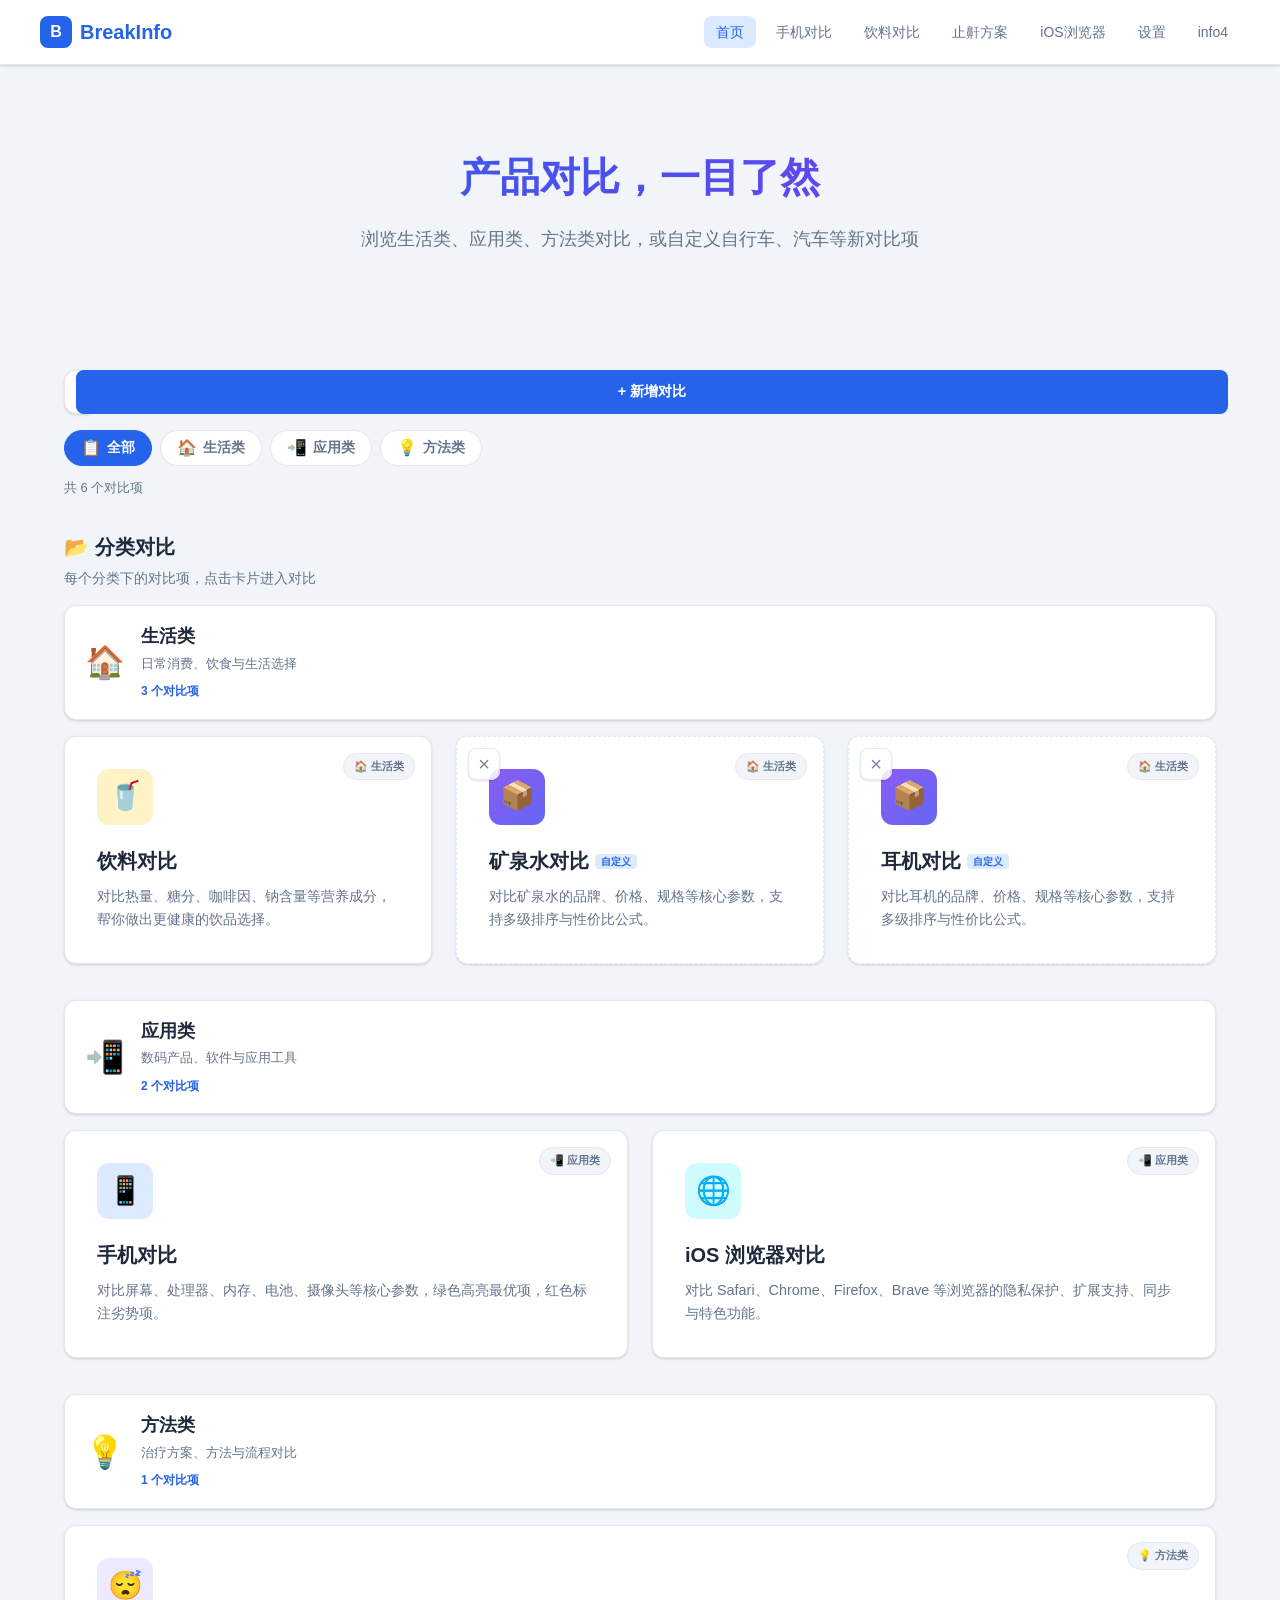
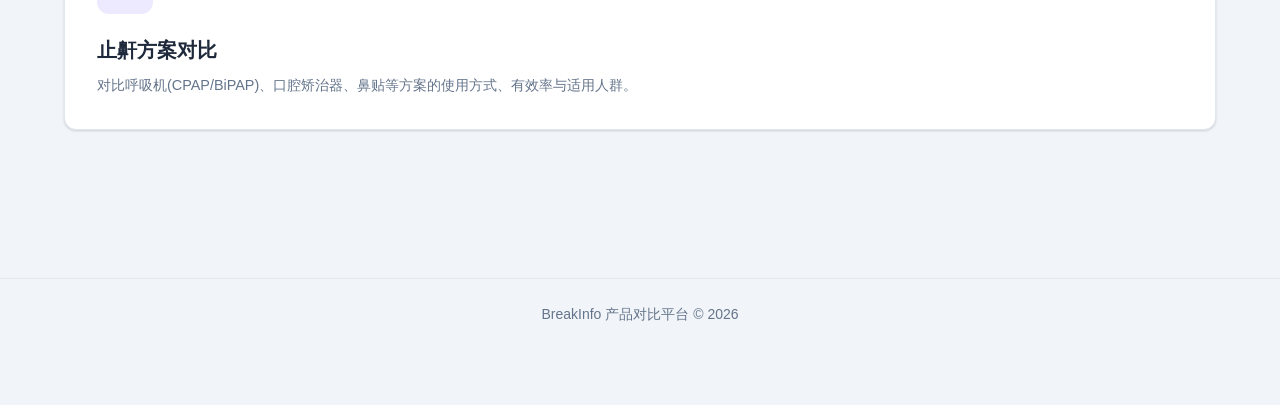
<file: index.html>
<!DOCTYPE html>
<html lang="zh-CN">
<head>
    <meta charset="UTF-8">
    <meta name="viewport" content="width=device-width, initial-scale=1.0, viewport-fit=cover">
    <meta name="theme-color" content="#2563eb">
    <meta name="apple-mobile-web-app-capable" content="yes">
    <meta name="apple-mobile-web-app-status-bar-style" content="default">
    <title>BreakInfo - 产品对比平台</title>
    <link rel="stylesheet" href="css/style.css">
</head>
<body class="has-mobile-nav">
    <nav class="navbar">
        <div class="navbar-inner">
            <a href="index.html" class="logo">
                <span class="logo-icon">B</span>
                BreakInfo
            </a>
            <ul class="nav-links">
                <li><a href="index.html" class="active">首页</a></li>
                <li><a href="phones.html">手机对比</a></li>
                <li><a href="beverages.html">饮料对比</a></li>
                <li><a href="snoring.html">止鼾方案</a></li>
                <li><a href="browsers.html">iOS浏览器</a></li>
                <li><a href="settings.html">设置</a></li>
                <li><a href="info4.html">info4</a></li>
            </ul>
        </div>
    </nav>

    <div class="container">
        <section class="hero">
            <h1>产品对比，一目了然</h1>
            <p>浏览生活类、应用类、方法类对比，或自定义自行车、汽车等新对比项</p>
        </section>

        <section class="catalog-toolbar">
            <div class="catalog-toolbar-row">
                <div class="catalog-search">
                    <input type="text" id="moduleSearch" placeholder="搜索类目或对比项，如：生活类、饮料、自行车、汽车..." autocomplete="off">
                </div>
                <button type="button" class="btn btn-primary btn-add-module" id="addModuleBtn">+ 新增对比</button>
            </div>
            <div class="category-filters" id="categoryFilters"></div>
            <p class="catalog-summary" id="resultSummary"></p>
        </section>

        <section class="home-section" id="allModulesSection">
            <div class="home-section-header">
                <h2 id="allModulesTitle">📂 分类对比</h2>
                <p id="allModulesDesc">每个分类下的对比项</p>
            </div>
            <div id="moduleContainer"></div>
        </section>
    </div>

    <footer class="footer">
        <p>BreakInfo 产品对比平台 &copy; 2026</p>
    </footer>

    <nav class="mobile-nav">
        <div class="mobile-nav-inner">
            <a href="index.html" class="active">
                <span class="mobile-nav-icon">🏠</span>
                首页
            </a>
            <a href="phones.html">
                <span class="mobile-nav-icon">📱</span>
                手机
            </a>
            <a href="beverages.html">
                <span class="mobile-nav-icon">🥤</span>
                饮料
            </a>
            <a href="snoring.html">
                <span class="mobile-nav-icon">😴</span>
                止鼾
            </a>
            <a href="browsers.html">
                <span class="mobile-nav-icon">🌐</span>
                浏览器
            </a>
            <a href="settings.html">
                <span class="mobile-nav-icon">⚙️</span>
                设置
            </a>
        </div>
    </nav>

    <div class="modal-overlay" id="addModuleModal" aria-hidden="true">
        <div class="modal-dialog" role="dialog" aria-labelledby="modalTitle">
            <div class="modal-header">
                <h2 id="modalTitle">新增对比项</h2>
                <button type="button" class="modal-close" id="closeModalBtn" aria-label="关闭">×</button>
            </div>
            <div class="modal-body">
                <label class="form-label" for="moduleNameInput">对比名称</label>
                <input type="text" id="moduleNameInput" class="form-input"
                    placeholder="例如：自行车、汽车、公路车变速器..." autocomplete="off">
                <p class="form-hint">输入名称后将自动识别类型并生成示例数据</p>

                <label class="form-label" for="moduleCategorySelect">所属大类</label>
                <select id="moduleCategorySelect" class="form-input">
                    <option value="life">🏠 生活类</option>
                    <option value="app">📲 应用类</option>
                    <option value="method">💡 方法类</option>
                </select>

                <div class="module-preview" id="modulePreview">
                    <p class="preview-placeholder">输入名称后将自动推断字段与示例数据</p>
                </div>
            </div>
            <div class="modal-footer">
                <button type="button" class="btn btn-outline" id="cancelModuleBtn">取消</button>
                <button type="button" class="btn btn-primary" id="createModuleBtn" disabled>创建并打开</button>
            </div>
        </div>
    </div>

    <script src="js/categories.js"></script>
    <script src="js/json-store.js"></script>
    <script src="js/info4-store.js"></script>
    <script src="js/custom-modules.js"></script>
    <script src="js/home.js"></script>
</body>
</html>
</file>
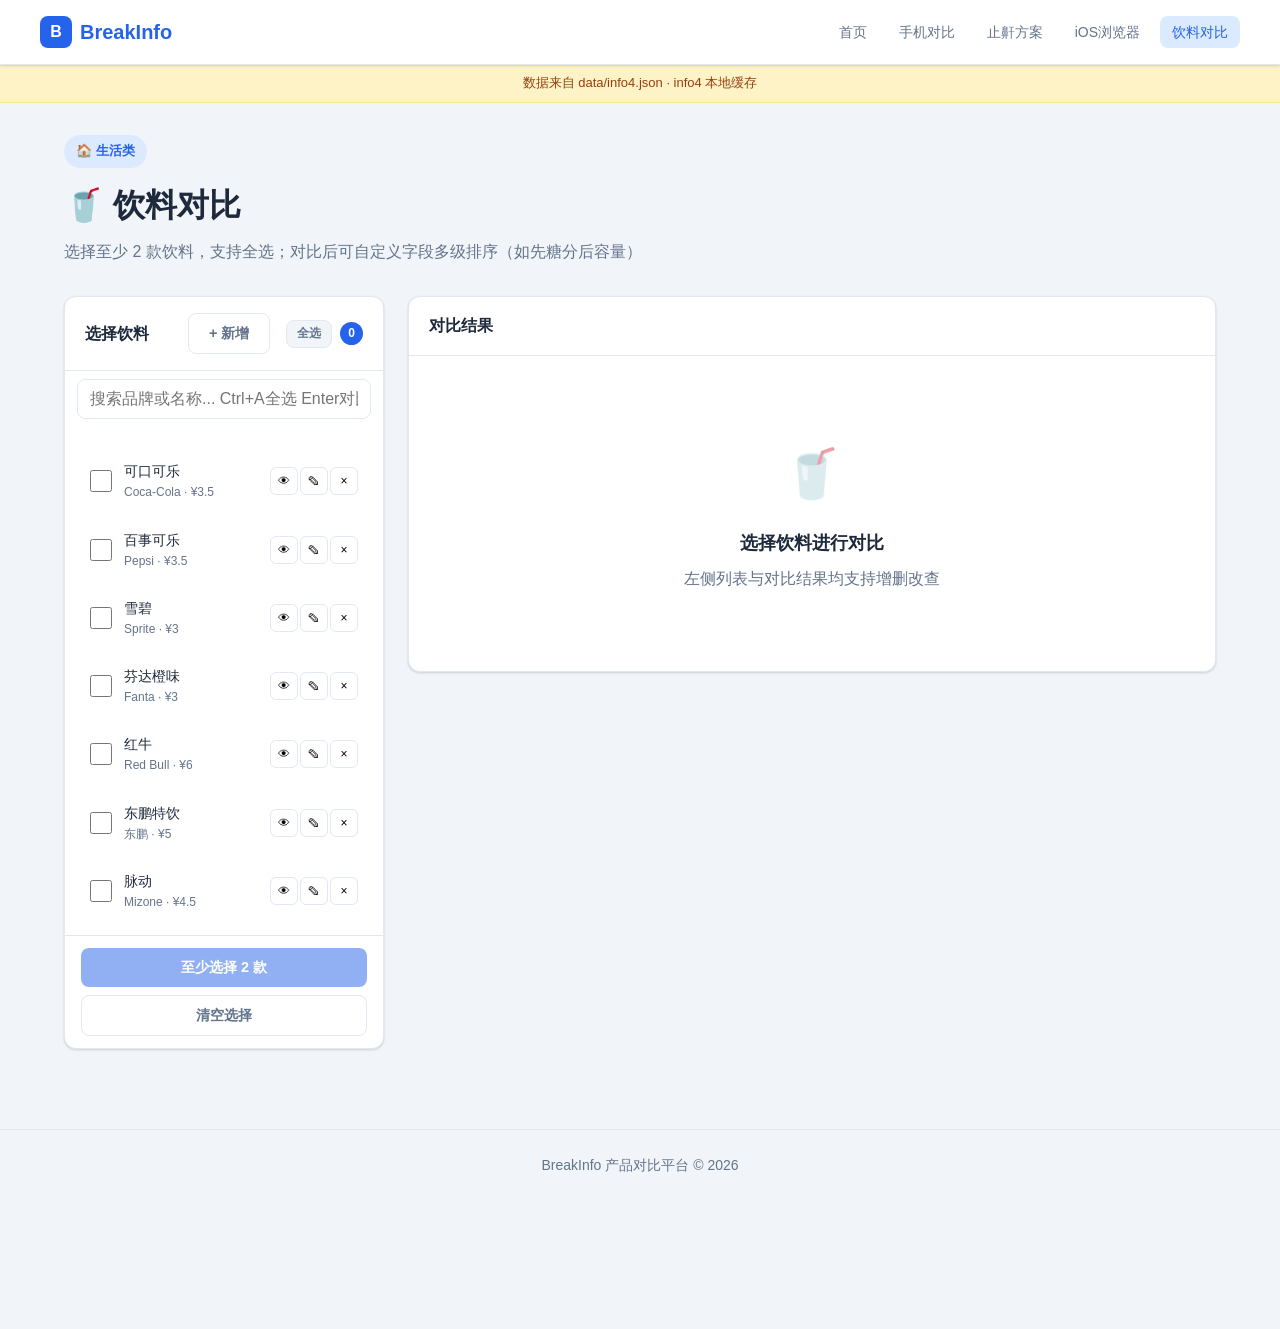
<file: beverages.html>
<!DOCTYPE html>
<html lang="zh-CN">
<head>
    <meta charset="UTF-8">
    <meta name="viewport" content="width=device-width, initial-scale=1.0, viewport-fit=cover">
    <meta name="theme-color" content="#2563eb">
    <meta name="apple-mobile-web-app-capable" content="yes">
    <meta name="apple-mobile-web-app-status-bar-style" content="default">
    <title>饮料对比 - BreakInfo</title>
    <link rel="stylesheet" href="css/style.css">
</head>
<body class="has-mobile-nav has-mobile-bar">
    <nav class="navbar">
        <div class="navbar-inner">
            <a href="index.html" class="logo">
                <span class="logo-icon">B</span>
                BreakInfo
            </a>
            <ul class="nav-links">
                <li><a href="index.html">首页</a></li>
                <li><a href="phones.html">手机对比</a></li>
                <li><a href="snoring.html">止鼾方案</a></li>
                <li><a href="browsers.html">iOS浏览器</a></li>
                <li><a href="beverages.html" class="active">饮料对比</a></li>
            </ul>
        </div>
    </nav>

    <div class="mock-banner">数据来自 data/info4.json · info4 本地缓存</div>

    <div class="container">
        <div class="page-header">
            <a href="index.html?cat=life" class="page-category-badge">🏠 生活类</a>
            <h1>🥤 饮料对比</h1>
            <p>选择至少 2 款饮料，支持全选；对比后可自定义字段多级排序（如先糖分后容量）</p>
        </div>

        <div class="mobile-tabs">
            <button type="button" class="mobile-tab active" data-tab="select">选择饮料</button>
            <button type="button" class="mobile-tab" data-tab="compare">对比结果</button>
        </div>

        <div class="compare-layout">
            <aside class="select-panel">
                <div class="select-panel-header">
                    <span>选择饮料</span>
                    <div class="select-panel-actions">
                        <button type="button" class="btn-select-all" id="selectAllBtn" title="Ctrl+A 全选">全选</button>
                        <span class="selected-count" id="selectedCount">0</span>
                    </div>
                </div>
                <div class="search-box">
                    <input type="text" id="searchInput" placeholder="搜索品牌或名称... Ctrl+A全选 Enter对比" autocomplete="off">
                </div>
                <div class="select-panel-body">
                    <ul class="item-list" id="itemList"></ul>
                </div>
                <div class="select-panel-footer">
                    <button type="button" class="btn btn-primary" id="compareBtn" disabled>至少选择 2 款</button>
                    <button type="button" class="btn btn-outline" id="clearBtn" style="margin-top: 8px; width: 100%;">清空选择</button>
                </div>
            </aside>

            <main class="compare-panel">
                <div class="compare-panel-header">
                    <h2 id="compareTitle">对比结果</h2>
                </div>
                <div class="compare-panel-body" id="compareBody">
                    <div class="loading"><div class="spinner"></div>加载中...</div>
                </div>
            </main>
        </div>
    </div>

    <footer class="footer">
        <p>BreakInfo 产品对比平台 &copy; 2026</p>
    </footer>

    <div class="mobile-action-bar">
        <div class="mobile-action-info">已选 <strong id="mobileSelectedCount">0</strong> 款</div>
        <button type="button" class="btn btn-primary" id="mobileCompareBtn" disabled>至少选 2 款</button>
        <button type="button" class="btn btn-outline" id="mobileClearBtn">清空</button>
    </div>

    <nav class="mobile-nav">
        <div class="mobile-nav-inner">
            <a href="index.html">
                <span class="mobile-nav-icon">🏠</span>
                首页
            </a>
            <a href="phones.html">
                <span class="mobile-nav-icon">📱</span>
                手机
            </a>
            <a href="snoring.html">
                <span class="mobile-nav-icon">😴</span>
                止鼾
            </a>
            <a href="browsers.html">
                <span class="mobile-nav-icon">🌐</span>
                浏览器
            </a>
            <a href="beverages.html" class="active">
                <span class="mobile-nav-icon">🥤</span>
                饮料
            </a>
        </div>
    </nav>

    <script src="js/json-store.js"></script>
    <script src="js/info4-store.js"></script>
    <script src="js/data-loader.js"></script>
    <script src="js/compare-utils.js"></script>
    <script src="js/compare-item-crud.js"></script>
    <script src="js/compare-builtin-boot.js"></script>
    <script src="js/beverages.js"></script>
</body>
</html>
</file>
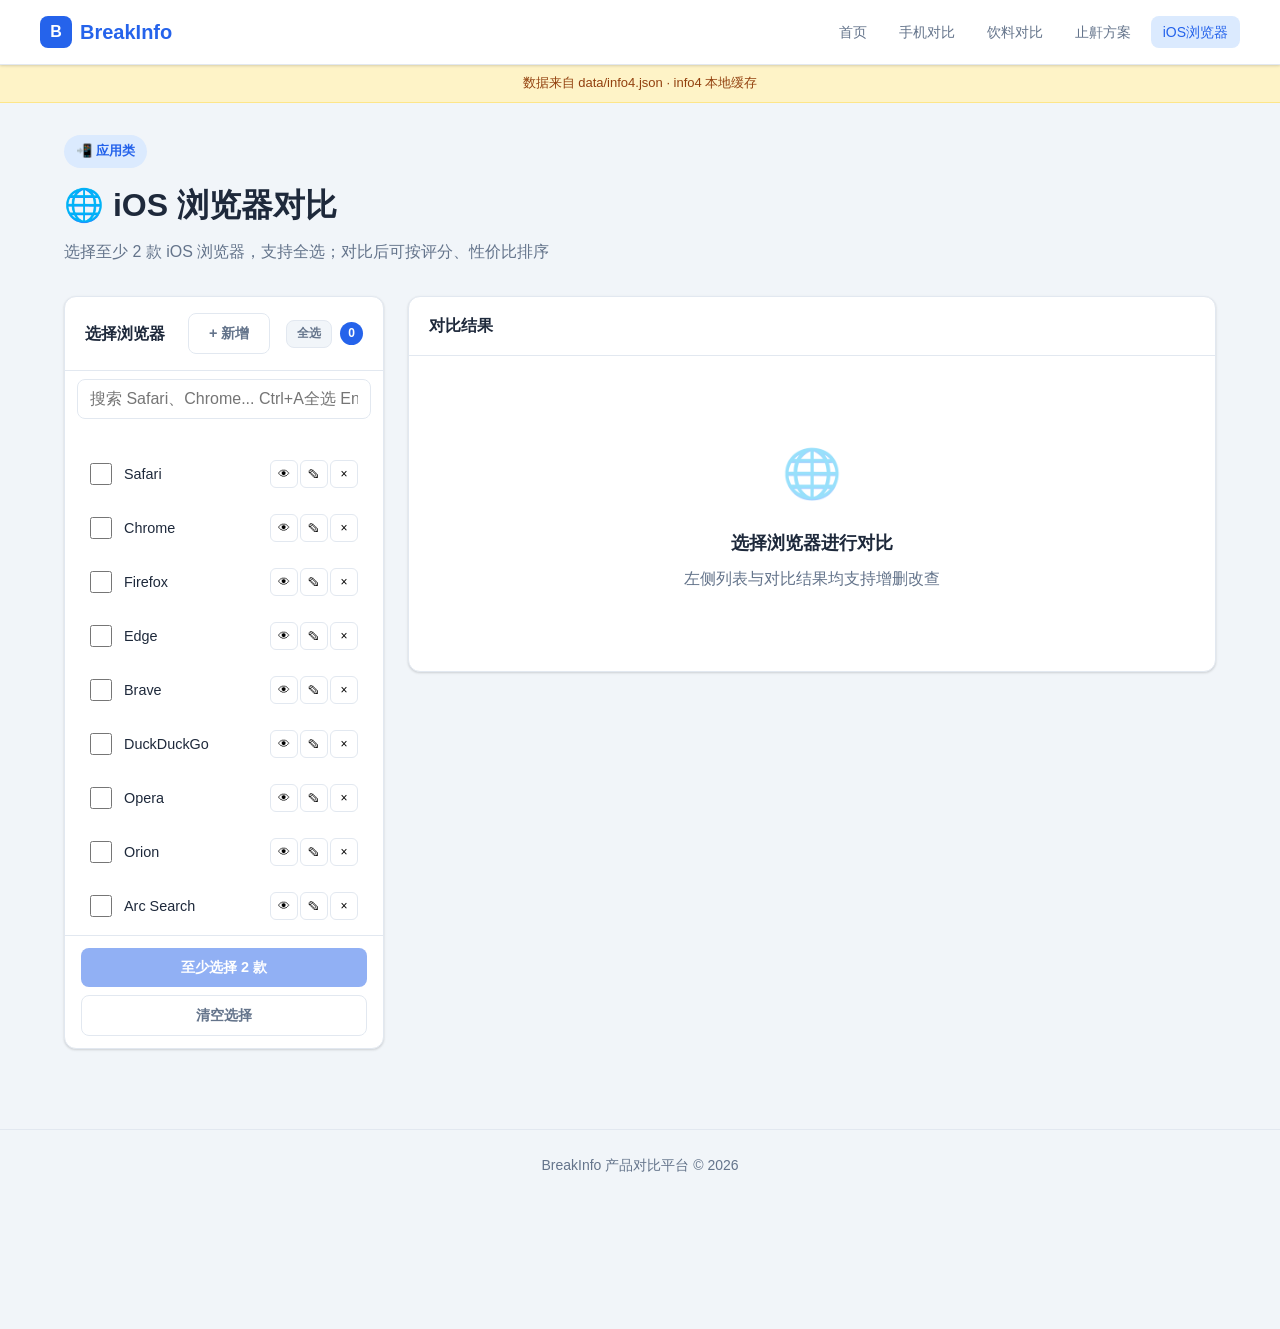
<file: browsers.html>
<!DOCTYPE html>
<html lang="zh-CN">
<head>
    <meta charset="UTF-8">
    <meta name="viewport" content="width=device-width, initial-scale=1.0, viewport-fit=cover">
    <meta name="theme-color" content="#2563eb">
    <meta name="apple-mobile-web-app-capable" content="yes">
    <meta name="apple-mobile-web-app-status-bar-style" content="default">
    <title>iOS 浏览器对比 - BreakInfo</title>
    <link rel="stylesheet" href="css/style.css">
</head>
<body class="has-mobile-nav has-mobile-bar">
    <nav class="navbar">
        <div class="navbar-inner">
            <a href="index.html" class="logo">
                <span class="logo-icon">B</span>
                BreakInfo
            </a>
            <ul class="nav-links">
                <li><a href="index.html">首页</a></li>
                <li><a href="phones.html">手机对比</a></li>
                <li><a href="beverages.html">饮料对比</a></li>
                <li><a href="snoring.html">止鼾方案</a></li>
                <li><a href="browsers.html" class="active">iOS浏览器</a></li>
            </ul>
        </div>
    </nav>

    <div class="mock-banner">数据来自 data/info4.json · info4 本地缓存</div>

    <div class="container">
        <div class="page-header">
            <a href="index.html?cat=app" class="page-category-badge">📲 应用类</a>
            <h1>🌐 iOS 浏览器对比</h1>
            <p>选择至少 2 款 iOS 浏览器，支持全选；对比后可按评分、性价比排序</p>
        </div>

        <div class="mobile-tabs">
            <button type="button" class="mobile-tab active" data-tab="select">选择浏览器</button>
            <button type="button" class="mobile-tab" data-tab="compare">对比结果</button>
        </div>

        <div class="compare-layout">
            <aside class="select-panel">
                <div class="select-panel-header">
                    <span>选择浏览器</span>
                    <div class="select-panel-actions">
                        <button type="button" class="btn-select-all" id="selectAllBtn" title="Ctrl+A 全选">全选</button>
                        <span class="selected-count" id="selectedCount">0</span>
                    </div>
                </div>
                <div class="search-box">
                    <input type="text" id="searchInput" placeholder="搜索 Safari、Chrome... Ctrl+A全选 Enter对比" autocomplete="off">
                </div>
                <div class="select-panel-body">
                    <ul class="item-list" id="itemList"></ul>
                </div>
                <div class="select-panel-footer">
                    <button type="button" class="btn btn-primary" id="compareBtn" disabled>至少选择 2 款</button>
                    <button type="button" class="btn btn-outline" id="clearBtn" style="margin-top: 8px; width: 100%;">清空选择</button>
                </div>
            </aside>

            <main class="compare-panel">
                <div class="compare-panel-header">
                    <h2 id="compareTitle">对比结果</h2>
                </div>
                <div class="compare-panel-body" id="compareBody">
                    <div class="loading"><div class="spinner"></div>加载中...</div>
                </div>
            </main>
        </div>
    </div>

    <footer class="footer">
        <p>BreakInfo 产品对比平台 &copy; 2026</p>
    </footer>

    <div class="mobile-action-bar">
        <div class="mobile-action-info">已选 <strong id="mobileSelectedCount">0</strong> 款</div>
        <button type="button" class="btn btn-primary" id="mobileCompareBtn" disabled>至少选 2 款</button>
        <button type="button" class="btn btn-outline" id="mobileClearBtn">清空</button>
    </div>

    <nav class="mobile-nav">
        <div class="mobile-nav-inner">
            <a href="index.html">
                <span class="mobile-nav-icon">🏠</span>
                首页
            </a>
            <a href="phones.html">
                <span class="mobile-nav-icon">📱</span>
                手机
            </a>
            <a href="beverages.html">
                <span class="mobile-nav-icon">🥤</span>
                饮料
            </a>
            <a href="snoring.html">
                <span class="mobile-nav-icon">😴</span>
                止鼾
            </a>
            <a href="browsers.html" class="active">
                <span class="mobile-nav-icon">🌐</span>
                浏览器
            </a>
        </div>
    </nav>

    <script src="js/json-store.js"></script>
    <script src="js/info4-store.js"></script>
    <script src="js/data-loader.js"></script>
    <script src="js/compare-utils.js"></script>
    <script src="js/compare-item-crud.js"></script>
    <script src="js/compare-builtin-boot.js"></script>
    <script src="js/browsers.js"></script>
</body>
</html>
</file>
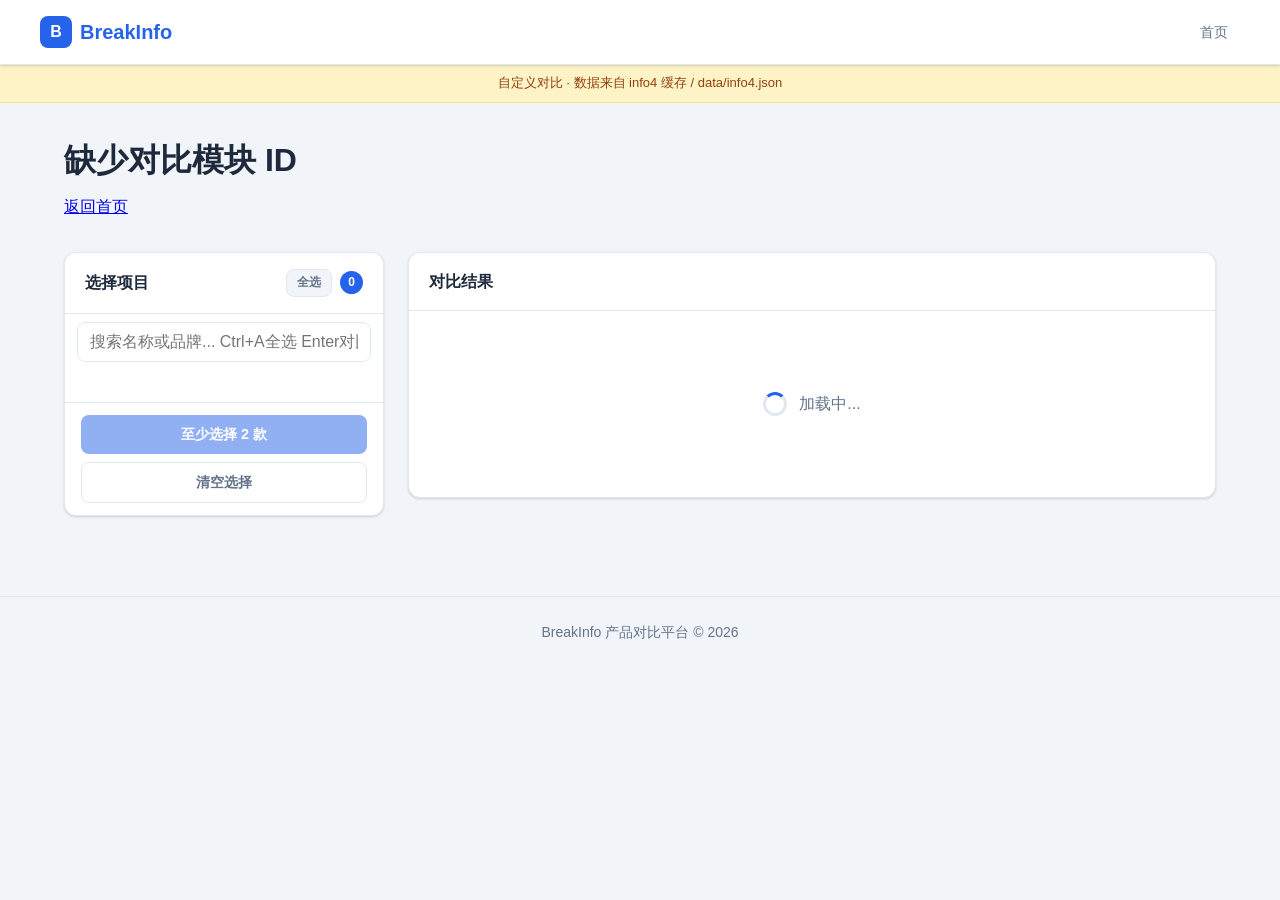
<file: compare.html>
<!DOCTYPE html>
<html lang="zh-CN">
<head>
    <meta charset="UTF-8">
    <meta name="viewport" content="width=device-width, initial-scale=1.0, viewport-fit=cover">
    <meta name="theme-color" content="#2563eb">
    <meta name="apple-mobile-web-app-capable" content="yes">
    <meta name="apple-mobile-web-app-status-bar-style" content="default">
    <title>对比 - BreakInfo</title>
    <link rel="stylesheet" href="css/style.css">
</head>
<body class="has-mobile-nav has-mobile-bar">
    <nav class="navbar">
        <div class="navbar-inner">
            <a href="index.html" class="logo">
                <span class="logo-icon">B</span>
                BreakInfo
            </a>
            <ul class="nav-links">
                <li><a href="index.html">首页</a></li>
            </ul>
        </div>
    </nav>

    <div class="mock-banner">自定义对比 · 数据来自 info4 缓存 / data/info4.json</div>

    <div class="container">
        <div class="page-header" id="pageHeader">
            <div class="loading"><div class="spinner"></div>加载模块...</div>
        </div>

        <div class="mobile-tabs">
            <button type="button" class="mobile-tab active" data-tab="select">选择项目</button>
            <button type="button" class="mobile-tab" data-tab="compare">对比结果</button>
        </div>

        <div class="compare-layout">
            <aside class="select-panel">
                <div class="select-panel-header">
                    <span id="selectPanelTitle">选择项目</span>
                    <div class="select-panel-actions">
                        <button type="button" class="btn-select-all" id="selectAllBtn" title="Ctrl+A 全选">全选</button>
                        <span class="selected-count" id="selectedCount">0</span>
                    </div>
                </div>
                <div class="search-box">
                    <input type="text" id="searchInput" placeholder="搜索名称或品牌... Ctrl+A全选 Enter对比" autocomplete="off">
                </div>
                <div class="select-panel-body">
                    <ul class="item-list" id="itemList"></ul>
                </div>
                <div class="select-panel-footer">
                    <button type="button" class="btn btn-primary" id="compareBtn" disabled>至少选择 2 款</button>
                    <button type="button" class="btn btn-outline" id="clearBtn" style="margin-top: 8px; width: 100%;">清空选择</button>
                </div>
            </aside>

            <main class="compare-panel">
                <div class="compare-panel-header">
                    <h2 id="compareTitle">对比结果</h2>
                </div>
                <div class="compare-panel-body" id="compareBody">
                    <div class="loading"><div class="spinner"></div>加载中...</div>
                </div>
            </main>
        </div>
    </div>

    <footer class="footer">
        <p>BreakInfo 产品对比平台 &copy; 2026</p>
    </footer>

    <div class="mobile-action-bar">
        <div class="mobile-action-info">已选 <strong id="mobileSelectedCount">0</strong> 款</div>
        <button type="button" class="btn btn-primary" id="mobileCompareBtn" disabled>至少选 2 款</button>
        <button type="button" class="btn btn-outline" id="mobileClearBtn">清空</button>
    </div>

    <nav class="mobile-nav">
        <div class="mobile-nav-inner">
            <a href="index.html" class="active">
                <span class="mobile-nav-icon">🏠</span>
                首页
            </a>
        </div>
    </nav>

    <script src="js/categories.js"></script>
    <script src="js/json-store.js"></script>
    <script src="js/info4-store.js"></script>
    <script src="js/data-loader.js"></script>
    <script src="js/custom-modules.js"></script>
    <script src="js/compare-utils.js"></script>
    <script src="js/compare-item-crud.js"></script>
    <script src="js/compare-generic.js"></script>
</body>
</html>
</file>
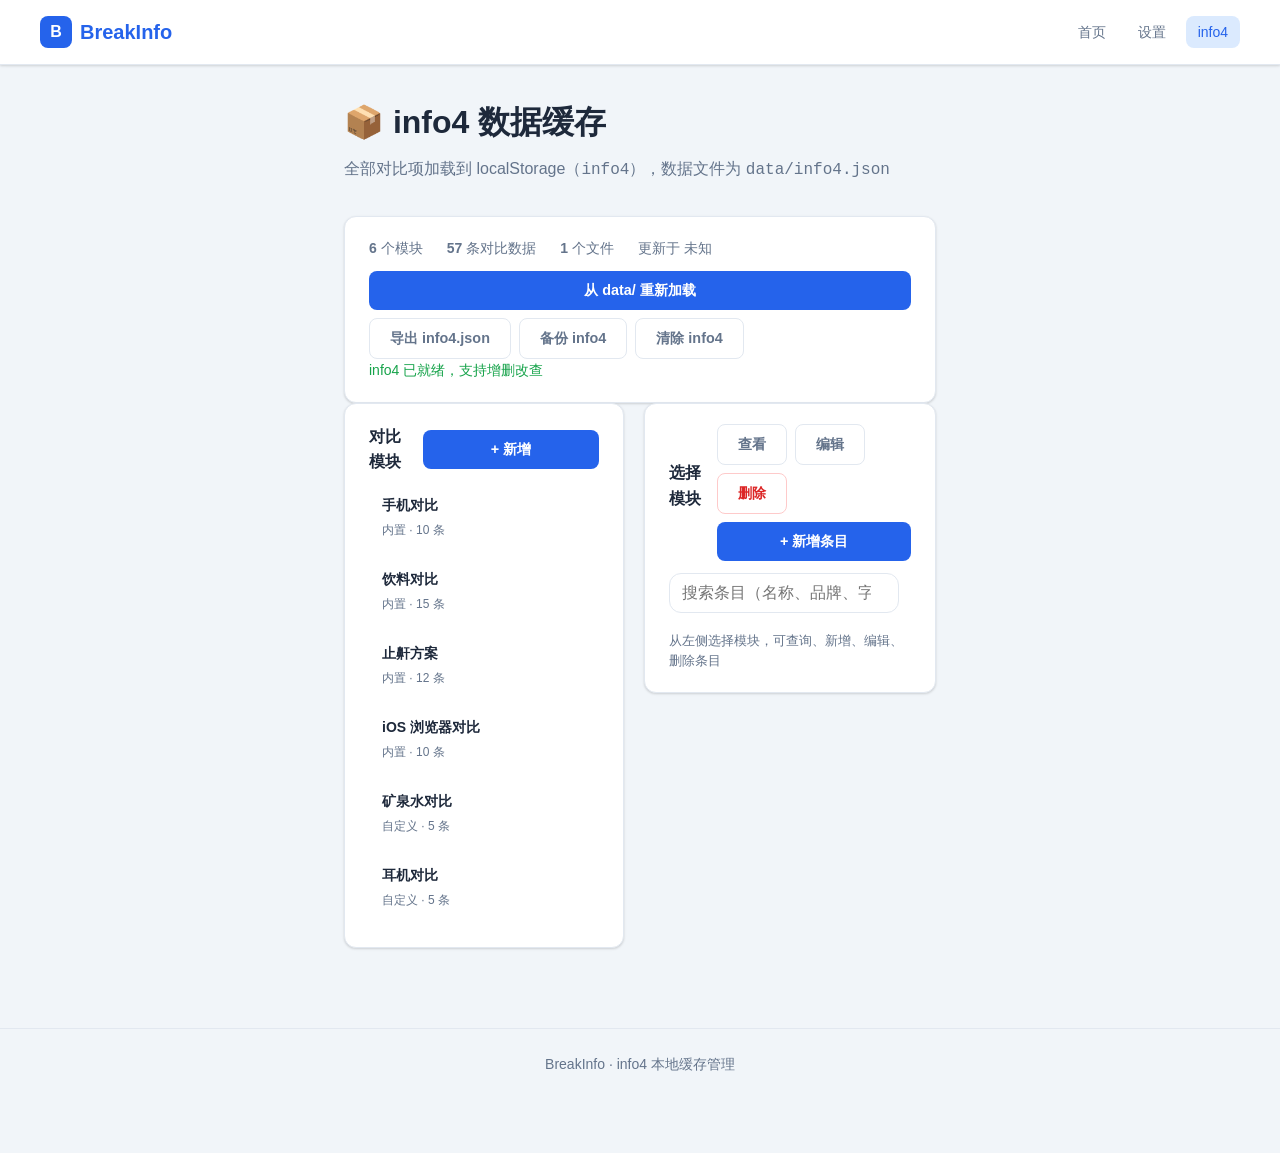
<file: info4.html>
<!DOCTYPE html>
<html lang="zh-CN">
<head>
    <meta charset="UTF-8">
    <meta name="viewport" content="width=device-width, initial-scale=1.0, viewport-fit=cover">
    <meta name="theme-color" content="#2563eb">
    <title>info4 数据管理 - BreakInfo</title>
    <link rel="stylesheet" href="css/style.css">
</head>
<body class="has-mobile-nav">
    <nav class="navbar">
        <div class="navbar-inner">
            <a href="index.html" class="logo">
                <span class="logo-icon">B</span>
                BreakInfo
            </a>
            <ul class="nav-links">
                <li><a href="index.html">首页</a></li>
                <li><a href="settings.html">设置</a></li>
                <li><a href="info4.html" class="active">info4</a></li>
            </ul>
        </div>
    </nav>

    <div class="container settings-page info4-page">
        <div class="page-header">
            <h1>📦 info4 数据缓存</h1>
            <p>全部对比项加载到 localStorage（<code>info4</code>），数据文件为 <code>data/info4.json</code></p>
        </div>

        <section class="settings-card info4-stats-card">
            <div class="info4-stats" id="info4Stats">加载中...</div>
            <div class="settings-actions info4-toolbar">
                <button type="button" class="btn btn-primary" id="reloadFromDataBtn">从 data/ 重新加载</button>
                <button type="button" class="btn btn-outline" id="exportAllBtn">导出 info4.json</button>
                <button type="button" class="btn btn-outline" id="exportBackupBtn">备份 info4</button>
                <button type="button" class="btn btn-outline" id="clearInfo4Btn">清除 info4</button>
            </div>
            <p class="settings-status" id="info4Status"></p>
        </section>

        <div class="info4-layout">
            <aside class="info4-sidebar settings-card">
                <div class="info4-sidebar-header">
                    <h2 class="settings-card-title">对比模块</h2>
                    <button type="button" class="btn btn-primary btn-sm" id="addModuleBtn">+ 新增</button>
                </div>
                <ul class="info4-module-list" id="moduleList"></ul>
            </aside>

            <main class="info4-main settings-card">
                <div class="info4-main-header">
                    <h2 class="settings-card-title" id="moduleTitle">选择模块</h2>
                    <div class="info4-main-actions" id="moduleActions" hidden>
                        <button type="button" class="btn btn-outline btn-sm" id="viewModuleBtn">查看</button>
                        <button type="button" class="btn btn-outline btn-sm" id="editModuleBtn">编辑</button>
                        <button type="button" class="btn btn-outline btn-sm btn-danger-outline" id="deleteModuleBtn">删除</button>
                        <button type="button" class="btn btn-primary btn-sm" id="addItemBtn">+ 新增条目</button>
                    </div>
                </div>
                <div class="info4-search-row" id="searchRow" hidden>
                    <input type="search" id="itemSearch" class="form-input" placeholder="搜索条目（名称、品牌、字段）..." autocomplete="off">
                    <span class="info4-search-count" id="searchCount"></span>
                </div>
                <div class="info4-table-wrap" id="itemsPanel">
                    <p class="form-hint">从左侧选择模块，可查询、新增、编辑、删除条目</p>
                </div>
            </main>
        </div>
    </div>

    <!-- 条目：查看 -->
    <div class="modal-overlay" id="viewItemModal" aria-hidden="true">
        <div class="modal-dialog modal-dialog-wide" role="dialog">
            <div class="modal-header">
                <h2 id="viewItemTitle">查看条目</h2>
                <button type="button" class="modal-close" data-close="viewItemModal" aria-label="关闭">×</button>
            </div>
            <div class="modal-body" id="viewItemBody"></div>
            <div class="modal-footer">
                <button type="button" class="btn btn-outline" data-close="viewItemModal">关闭</button>
                <button type="button" class="btn btn-primary" id="viewToEditBtn">编辑</button>
            </div>
        </div>
    </div>

    <!-- 条目：新增/编辑 -->
    <div class="modal-overlay" id="itemModal" aria-hidden="true">
        <div class="modal-dialog modal-dialog-wide" role="dialog">
            <div class="modal-header">
                <h2 id="itemModalTitle">编辑条目</h2>
                <button type="button" class="modal-close" data-close="itemModal" aria-label="关闭">×</button>
            </div>
            <div class="modal-body">
                <div class="info4-form-tabs">
                    <button type="button" class="info4-tab active" data-tab="form">表单</button>
                    <button type="button" class="info4-tab" data-tab="json">JSON</button>
                </div>
                <div id="itemFormPanel" class="info4-tab-panel"></div>
                <div id="itemJsonPanel" class="info4-tab-panel" hidden>
                    <textarea id="itemJsonInput" class="form-input info4-json-input" rows="12" spellcheck="false"></textarea>
                </div>
            </div>
            <div class="modal-footer">
                <button type="button" class="btn btn-outline" data-close="itemModal">取消</button>
                <button type="button" class="btn btn-primary" id="saveItemBtn">保存</button>
            </div>
        </div>
    </div>

    <!-- 模块：查看 -->
    <div class="modal-overlay" id="viewModuleModal" aria-hidden="true">
        <div class="modal-dialog modal-dialog-wide" role="dialog">
            <div class="modal-header">
                <h2>查看模块</h2>
                <button type="button" class="modal-close" data-close="viewModuleModal" aria-label="关闭">×</button>
            </div>
            <div class="modal-body" id="viewModuleBody"></div>
            <div class="modal-footer">
                <button type="button" class="btn btn-outline" data-close="viewModuleModal">关闭</button>
            </div>
        </div>
    </div>

    <!-- 模块：新增/编辑 -->
    <div class="modal-overlay" id="moduleModal" aria-hidden="true">
        <div class="modal-dialog" role="dialog">
            <div class="modal-header">
                <h2 id="moduleModalTitle">新增模块</h2>
                <button type="button" class="modal-close" data-close="moduleModal" aria-label="关闭">×</button>
            </div>
            <div class="modal-body">
                <label class="form-label" for="moduleTitleInput">模块名称</label>
                <input type="text" id="moduleTitleInput" class="form-input" placeholder="如：耳机、公路车" autocomplete="off">

                <label class="form-label" for="moduleCategoryInput">所属大类</label>
                <select id="moduleCategoryInput" class="form-input">
                    <option value="life">生活类</option>
                    <option value="app">应用类</option>
                    <option value="method">方法类</option>
                </select>

                <label class="form-label" for="moduleItemLabelInput">条目名称（单款叫啥）</label>
                <input type="text" id="moduleItemLabelInput" class="form-input" placeholder="如：耳机、自行车" autocomplete="off">

                <label class="form-label" for="moduleDescInput">描述</label>
                <textarea id="moduleDescInput" class="form-input" rows="3" placeholder="模块说明"></textarea>

                <label class="form-label" for="moduleIconInput">图标（emoji）</label>
                <input type="text" id="moduleIconInput" class="form-input" value="📋" maxlength="4" autocomplete="off">
            </div>
            <div class="modal-footer">
                <button type="button" class="btn btn-outline" data-close="moduleModal">取消</button>
                <button type="button" class="btn btn-primary" id="saveModuleBtn">保存</button>
            </div>
        </div>
    </div>

    <footer class="footer">
        <p>BreakInfo · info4 本地缓存管理</p>
    </footer>

    <nav class="mobile-nav">
        <div class="mobile-nav-inner">
            <a href="index.html">
                <span class="mobile-nav-icon">🏠</span>
                首页
            </a>
            <a href="info4.html" class="active">
                <span class="mobile-nav-icon">📦</span>
                info4
            </a>
            <a href="settings.html">
                <span class="mobile-nav-icon">⚙️</span>
                设置
            </a>
        </div>
    </nav>

    <script src="js/json-store.js"></script>
    <script src="js/info4-store.js"></script>
    <script src="js/info4-admin.js"></script>
</body>
</html>
</file>
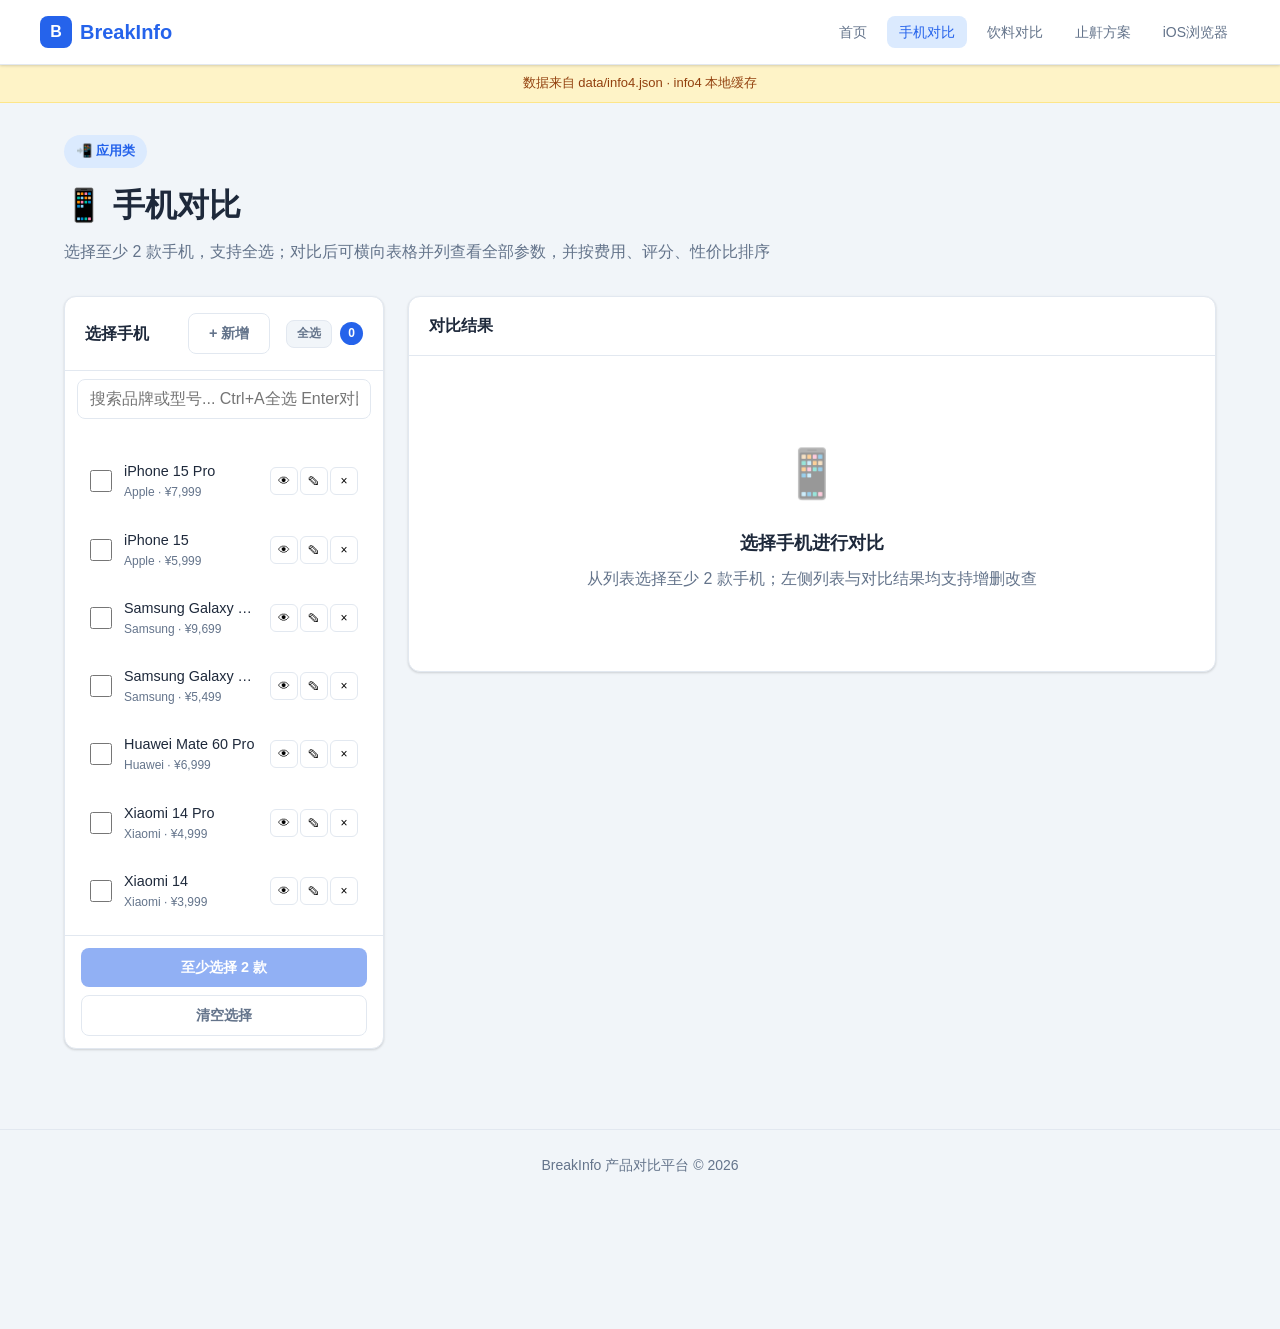
<file: phones.html>
<!DOCTYPE html>
<html lang="zh-CN">
<head>
    <meta charset="UTF-8">
    <meta name="viewport" content="width=device-width, initial-scale=1.0, viewport-fit=cover">
    <meta name="theme-color" content="#2563eb">
    <meta name="apple-mobile-web-app-capable" content="yes">
    <meta name="apple-mobile-web-app-status-bar-style" content="default">
    <title>手机对比 - BreakInfo</title>
    <link rel="stylesheet" href="css/style.css">
</head>
<body class="has-mobile-nav has-mobile-bar">
    <nav class="navbar">
        <div class="navbar-inner">
            <a href="index.html" class="logo">
                <span class="logo-icon">B</span>
                BreakInfo
            </a>
            <ul class="nav-links">
                <li><a href="index.html">首页</a></li>
                <li><a href="phones.html" class="active">手机对比</a></li>
                <li><a href="beverages.html">饮料对比</a></li>
                <li><a href="snoring.html">止鼾方案</a></li>
                <li><a href="browsers.html">iOS浏览器</a></li>
            </ul>
        </div>
    </nav>

    <div class="mock-banner">数据来自 data/info4.json · info4 本地缓存</div>

    <div class="container">
        <div class="page-header">
            <a href="index.html?cat=app" class="page-category-badge">📲 应用类</a>
            <h1>📱 手机对比</h1>
            <p>选择至少 2 款手机，支持全选；对比后可横向表格并列查看全部参数，并按费用、评分、性价比排序</p>
        </div>

        <div class="mobile-tabs">
            <button type="button" class="mobile-tab active" data-tab="select">选择手机</button>
            <button type="button" class="mobile-tab" data-tab="compare">对比结果</button>
        </div>

        <div class="compare-layout">
            <aside class="select-panel">
                <div class="select-panel-header">
                    <span>选择手机</span>
                    <div class="select-panel-actions">
                        <button type="button" class="btn-select-all" id="selectAllBtn" title="Ctrl+A 全选">全选</button>
                        <span class="selected-count" id="selectedCount">0</span>
                    </div>
                </div>
                <div class="search-box">
                    <input type="text" id="searchInput" placeholder="搜索品牌或型号... Ctrl+A全选 Enter对比" autocomplete="off">
                </div>
                <div class="select-panel-body">
                    <ul class="item-list" id="itemList"></ul>
                </div>
                <div class="select-panel-footer">
                    <button type="button" class="btn btn-primary" id="compareBtn" disabled>至少选择 2 款</button>
                    <button type="button" class="btn btn-outline" id="clearBtn" style="margin-top: 8px; width: 100%;">清空选择</button>
                </div>
            </aside>

            <main class="compare-panel">
                <div class="compare-panel-header">
                    <h2 id="compareTitle">对比结果</h2>
                </div>
                <div class="compare-panel-body" id="compareBody">
                    <div class="loading"><div class="spinner"></div>加载中...</div>
                </div>
            </main>
        </div>
    </div>

    <footer class="footer">
        <p>BreakInfo 产品对比平台 &copy; 2026</p>
    </footer>

    <div class="mobile-action-bar">
        <div class="mobile-action-info">已选 <strong id="mobileSelectedCount">0</strong> 款</div>
        <button type="button" class="btn btn-primary" id="mobileCompareBtn" disabled>至少选 2 款</button>
        <button type="button" class="btn btn-outline" id="mobileClearBtn">清空</button>
    </div>

    <nav class="mobile-nav">
        <div class="mobile-nav-inner">
            <a href="index.html">
                <span class="mobile-nav-icon">🏠</span>
                首页
            </a>
            <a href="phones.html" class="active">
                <span class="mobile-nav-icon">📱</span>
                手机
            </a>
            <a href="beverages.html">
                <span class="mobile-nav-icon">🥤</span>
                饮料
            </a>
            <a href="snoring.html">
                <span class="mobile-nav-icon">😴</span>
                止鼾
            </a>
            <a href="browsers.html">
                <span class="mobile-nav-icon">🌐</span>
                浏览器
            </a>
        </div>
    </nav>

    <script src="js/json-store.js"></script>
    <script src="js/info4-store.js"></script>
    <script src="js/data-loader.js"></script>
    <script src="js/compare-utils.js"></script>
    <script src="js/compare-item-crud.js"></script>
    <script src="js/compare-builtin-boot.js"></script>
    <script src="js/phones.js"></script>
</body>
</html>
</file>
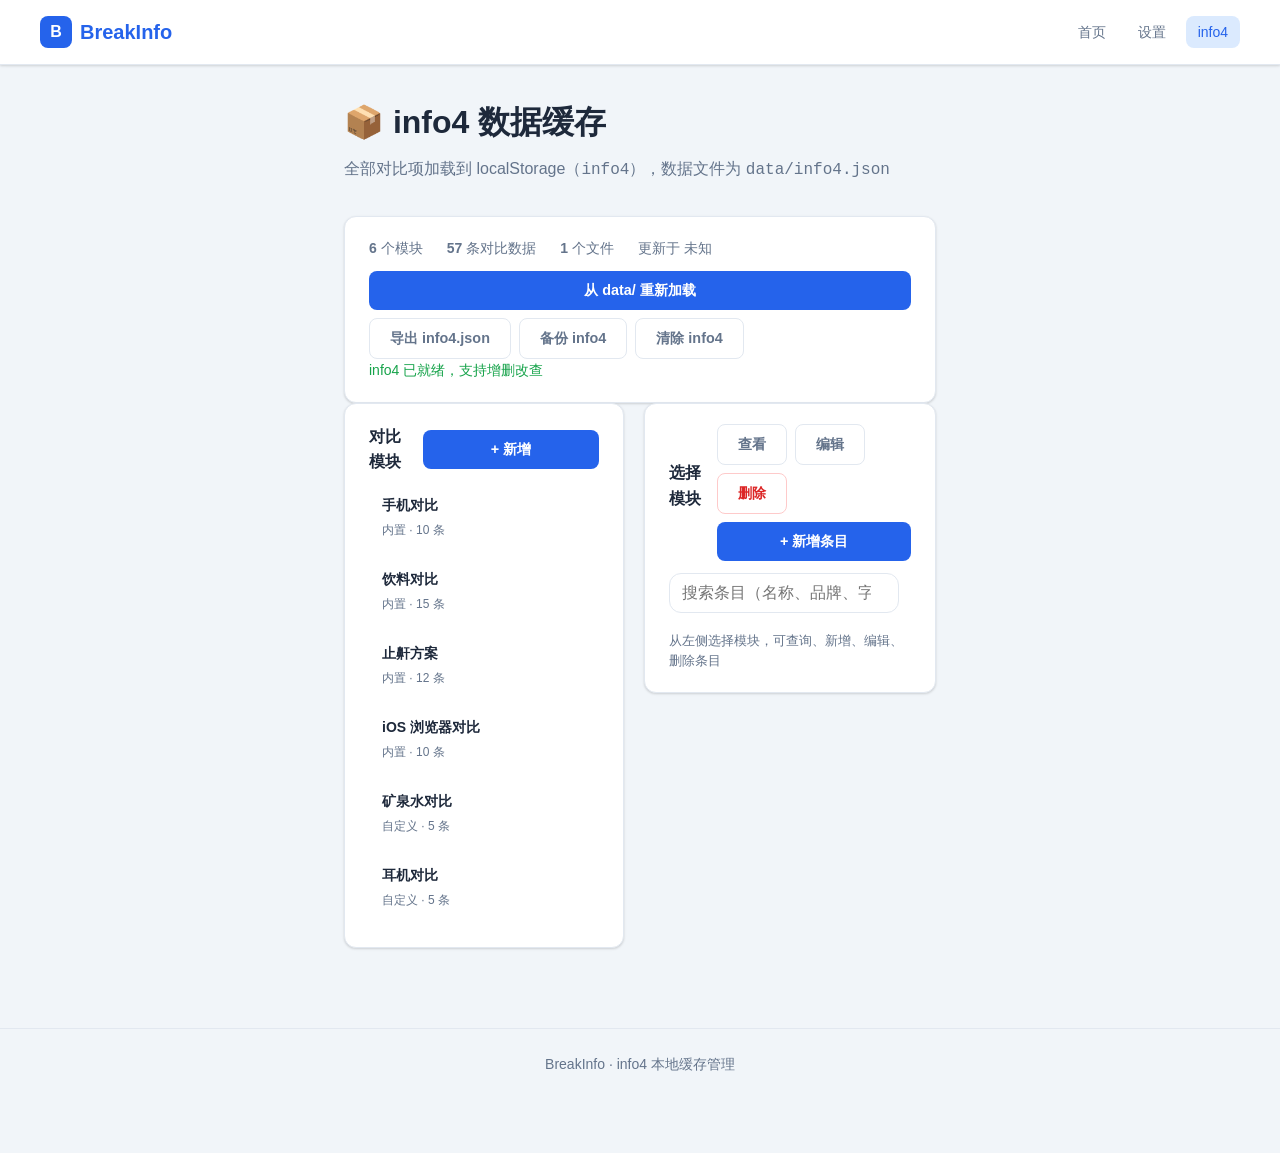
<file: settings.html>
<!DOCTYPE html>
<html lang="zh-CN">
<head>
    <meta charset="UTF-8">
    <meta http-equiv="refresh" content="0;url=info4.html">
    <title>设置 - BreakInfo</title>
</head>
<body>
    <p>设置已合并到 <a href="info4.html">info4 数据管理</a></p>
</body>
</html>
</file>
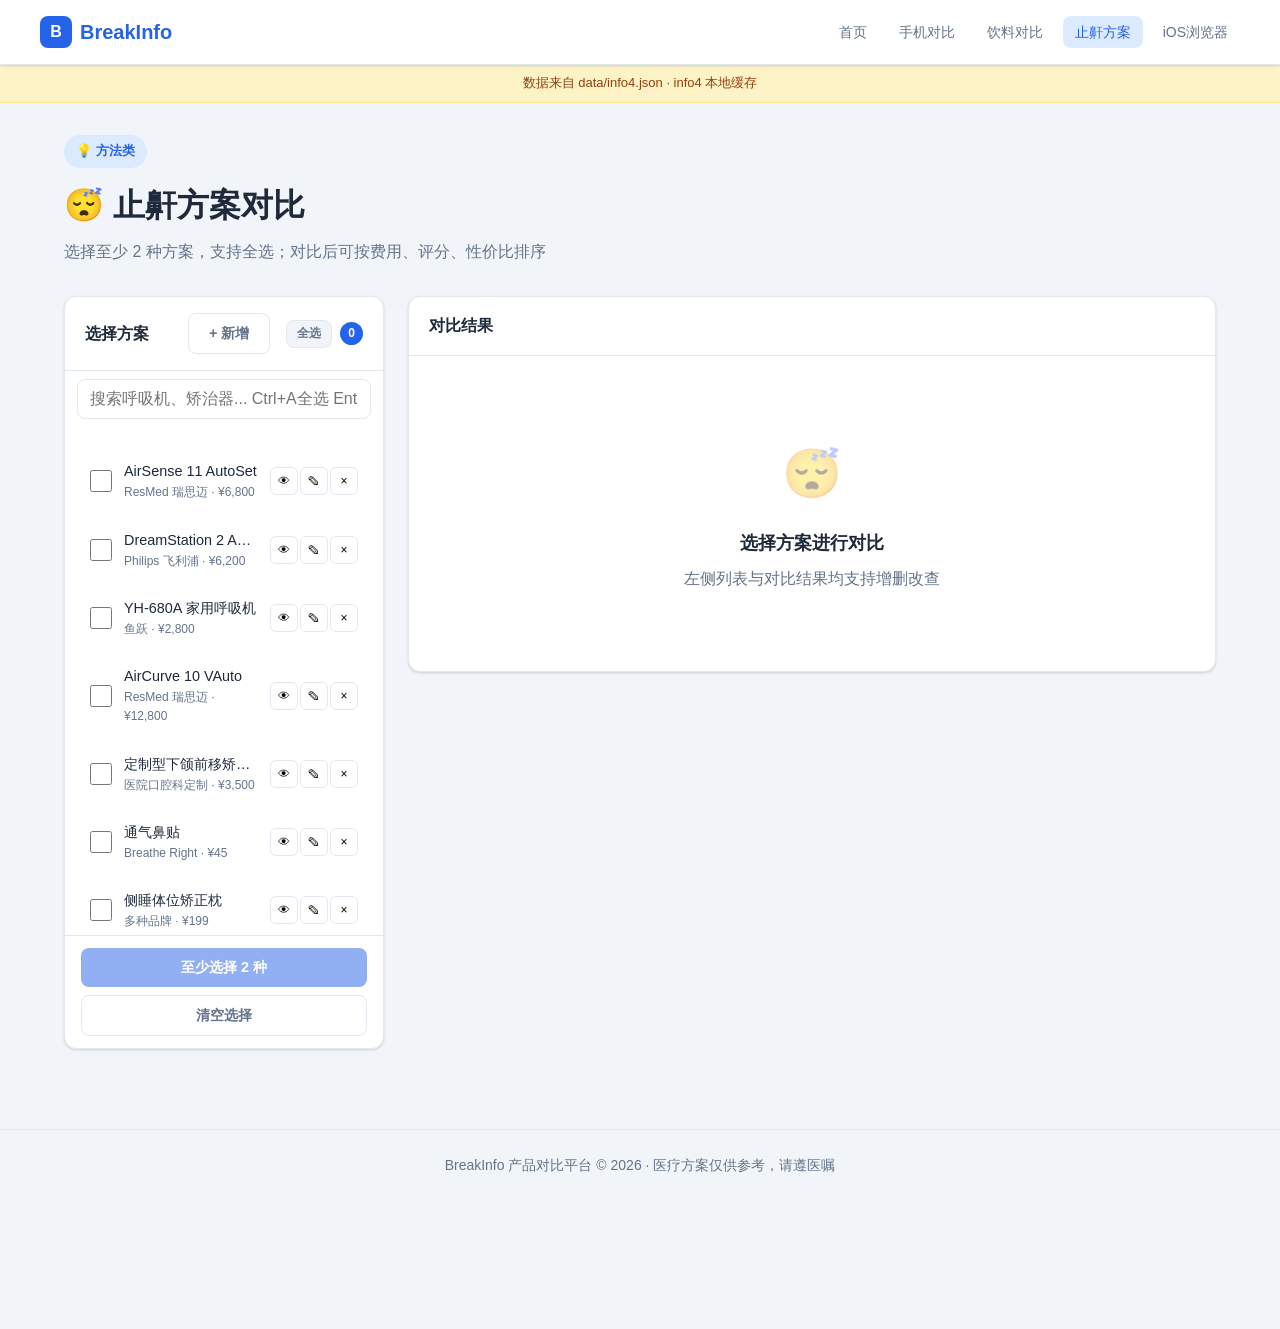
<file: snoring.html>
<!DOCTYPE html>
<html lang="zh-CN">
<head>
    <meta charset="UTF-8">
    <meta name="viewport" content="width=device-width, initial-scale=1.0, viewport-fit=cover">
    <meta name="theme-color" content="#2563eb">
    <meta name="apple-mobile-web-app-capable" content="yes">
    <meta name="apple-mobile-web-app-status-bar-style" content="default">
    <title>止鼾方案对比 - BreakInfo</title>
    <link rel="stylesheet" href="css/style.css">
</head>
<body class="has-mobile-nav has-mobile-bar">
    <nav class="navbar">
        <div class="navbar-inner">
            <a href="index.html" class="logo">
                <span class="logo-icon">B</span>
                BreakInfo
            </a>
            <ul class="nav-links">
                <li><a href="index.html">首页</a></li>
                <li><a href="phones.html">手机对比</a></li>
                <li><a href="beverages.html">饮料对比</a></li>
                <li><a href="snoring.html" class="active">止鼾方案</a></li>
                <li><a href="browsers.html">iOS浏览器</a></li>
            </ul>
        </div>
    </nav>

    <div class="mock-banner">数据来自 data/info4.json · info4 本地缓存</div>

    <div class="container">
        <div class="page-header">
            <a href="index.html?cat=method" class="page-category-badge">💡 方法类</a>
            <h1>😴 止鼾方案对比</h1>
            <p>选择至少 2 种方案，支持全选；对比后可按费用、评分、性价比排序</p>
        </div>

        <div class="mobile-tabs">
            <button type="button" class="mobile-tab active" data-tab="select">选择方案</button>
            <button type="button" class="mobile-tab" data-tab="compare">对比结果</button>
        </div>

        <div class="compare-layout">
            <aside class="select-panel">
                <div class="select-panel-header">
                    <span>选择方案</span>
                    <div class="select-panel-actions">
                        <button type="button" class="btn-select-all" id="selectAllBtn" title="Ctrl+A 全选">全选</button>
                        <span class="selected-count" id="selectedCount">0</span>
                    </div>
                </div>
                <div class="search-box">
                    <input type="text" id="searchInput" placeholder="搜索呼吸机、矫治器... Ctrl+A全选 Enter对比" autocomplete="off">
                </div>
                <div class="select-panel-body">
                    <ul class="item-list" id="itemList"></ul>
                </div>
                <div class="select-panel-footer">
                    <button type="button" class="btn btn-primary" id="compareBtn" disabled>至少选择 2 种</button>
                    <button type="button" class="btn btn-outline" id="clearBtn" style="margin-top: 8px; width: 100%;">清空选择</button>
                </div>
            </aside>

            <main class="compare-panel">
                <div class="compare-panel-header">
                    <h2 id="compareTitle">对比结果</h2>
                </div>
                <div class="compare-panel-body" id="compareBody">
                    <div class="loading"><div class="spinner"></div>加载中...</div>
                </div>
            </main>
        </div>
    </div>

    <footer class="footer">
        <p>BreakInfo 产品对比平台 &copy; 2026 · 医疗方案仅供参考，请遵医嘱</p>
    </footer>

    <div class="mobile-action-bar">
        <div class="mobile-action-info">已选 <strong id="mobileSelectedCount">0</strong> 种</div>
        <button type="button" class="btn btn-primary" id="mobileCompareBtn" disabled>至少选 2 种</button>
        <button type="button" class="btn btn-outline" id="mobileClearBtn">清空</button>
    </div>

    <nav class="mobile-nav">
        <div class="mobile-nav-inner">
            <a href="index.html">
                <span class="mobile-nav-icon">🏠</span>
                首页
            </a>
            <a href="phones.html">
                <span class="mobile-nav-icon">📱</span>
                手机
            </a>
            <a href="beverages.html">
                <span class="mobile-nav-icon">🥤</span>
                饮料
            </a>
            <a href="snoring.html" class="active">
                <span class="mobile-nav-icon">😴</span>
                止鼾
            </a>
            <a href="browsers.html">
                <span class="mobile-nav-icon">🌐</span>
                浏览器
            </a>
        </div>
    </nav>

    <script src="js/json-store.js"></script>
    <script src="js/info4-store.js"></script>
    <script src="js/data-loader.js"></script>
    <script src="js/compare-utils.js"></script>
    <script src="js/compare-item-crud.js"></script>
    <script src="js/compare-builtin-boot.js"></script>
    <script src="js/snoring.js"></script>
</body>
</html>
</file>
<file: css/style.css>
/* BreakInfo 对比系统样式 */
:root {
    --primary: #2563eb;
    --primary-dark: #1d4ed8;
    --primary-light: #dbeafe;
    --success: #16a34a;
    --warning: #d97706;
    --danger: #dc2626;
    --bg: #f1f5f9;
    --card-bg: #ffffff;
    --text: #1e293b;
    --text-muted: #64748b;
    --border: #e2e8f0;
    --shadow: 0 1px 3px rgba(0, 0, 0, 0.1), 0 1px 2px rgba(0, 0, 0, 0.06);
    --shadow-lg: 0 10px 15px -3px rgba(0, 0, 0, 0.1), 0 4px 6px -2px rgba(0, 0, 0, 0.05);
    --radius: 12px;
    --radius-sm: 8px;
}

* {
    margin: 0;
    padding: 0;
    box-sizing: border-box;
}

body {
    font-family: -apple-system, BlinkMacSystemFont, 'Segoe UI', 'PingFang SC', 'Hiragino Sans GB', 'Microsoft YaHei', sans-serif;
    background: var(--bg);
    color: var(--text);
    line-height: 1.6;
    min-height: 100vh;
    -webkit-text-size-adjust: 100%;
    -webkit-tap-highlight-color: transparent;
}

/* 安全区域（刘海屏适配） */
body.has-mobile-nav {
    padding-bottom: calc(56px + env(safe-area-inset-bottom, 0px));
}

body.has-mobile-bar {
    padding-bottom: calc(128px + env(safe-area-inset-bottom, 0px));
}

/* 导航栏 */
.navbar {
    background: var(--card-bg);
    border-bottom: 1px solid var(--border);
    padding: 0 24px;
    position: sticky;
    top: 0;
    z-index: 100;
    box-shadow: var(--shadow);
}

.navbar-inner {
    max-width: 1200px;
    margin: 0 auto;
    display: flex;
    align-items: center;
    justify-content: space-between;
    height: 64px;
}

.logo {
    font-size: 1.25rem;
    font-weight: 700;
    color: var(--primary);
    text-decoration: none;
    display: flex;
    align-items: center;
    gap: 8px;
}

.logo-icon {
    width: 32px;
    height: 32px;
    background: var(--primary);
    border-radius: 8px;
    display: flex;
    align-items: center;
    justify-content: center;
    color: white;
    font-size: 16px;
}

.nav-links {
    display: flex;
    gap: 8px;
    list-style: none;
}

.nav-links a {
    text-decoration: none;
    color: var(--text-muted);
    padding: 8px 12px;
    border-radius: var(--radius-sm);
    font-weight: 500;
    font-size: 0.875rem;
    transition: all 0.2s;
    white-space: nowrap;
}

.nav-links a:hover,
.nav-links a.active {
    color: var(--primary);
    background: var(--primary-light);
}

/* 主容器 */
.container {
    max-width: 1200px;
    margin: 0 auto;
    padding: 32px 24px;
}

/* 页面标题 */
.page-header {
    margin-bottom: 32px;
}

.page-header h1 {
    font-size: 2rem;
    font-weight: 700;
    margin-bottom: 8px;
}

.page-header p {
    color: var(--text-muted);
    font-size: 1rem;
}

/* 首页卡片 */
.hero {
    text-align: center;
    padding: 48px 24px;
    margin-bottom: 48px;
}

.hero h1 {
    font-size: 2.5rem;
    font-weight: 800;
    margin-bottom: 16px;
    background: linear-gradient(135deg, var(--primary), #7c3aed);
    -webkit-background-clip: text;
    -webkit-text-fill-color: transparent;
    background-clip: text;
}

.hero p {
    font-size: 1.125rem;
    color: var(--text-muted);
    max-width: 600px;
    margin: 0 auto 20px;
}

/* 首页区块 */
.home-section {
    margin-bottom: 40px;
}

.home-section-header {
    margin-bottom: 16px;
}

.home-section-header h2 {
    font-size: 1.25rem;
    font-weight: 700;
    margin-bottom: 4px;
}

.home-section-header p {
    font-size: 0.875rem;
    color: var(--text-muted);
}

/* 首页：分类块 + 其下对比项 */
.home-category-block {
    margin-bottom: 32px;
    scroll-margin-top: 80px;
}

.home-category-block:last-child {
    margin-bottom: 0;
}

.home-category-header {
    display: flex;
    align-items: center;
    gap: 16px;
    padding: 16px 20px;
    margin-bottom: 16px;
    background: var(--card-bg);
    border: 1px solid var(--border);
    border-radius: var(--radius);
    box-shadow: var(--shadow);
}

.home-category-header-icon {
    font-size: 2rem;
    line-height: 1;
    flex-shrink: 0;
}

.home-category-header-body h3 {
    font-size: 1.125rem;
    font-weight: 700;
    margin-bottom: 4px;
}

.home-category-header-body p {
    font-size: 0.8125rem;
    color: var(--text-muted);
    line-height: 1.4;
    margin-bottom: 4px;
}

.home-category-count {
    font-size: 0.75rem;
    color: var(--primary);
    font-weight: 600;
}

.home-category-grid {
    display: grid;
    grid-template-columns: repeat(auto-fill, minmax(280px, 1fr));
    gap: 16px;
    margin-top: 0;
    padding-bottom: 4px;
}

.home-category-grid .feature-card {
    min-height: 180px;
}

#moduleContainer {
    min-height: 120px;
}

#allModulesSection {
    padding-bottom: 24px;
}

body.modal-open {
    overflow: hidden;
}

.feature-grid {
    display: grid;
    grid-template-columns: repeat(auto-fit, minmax(300px, 1fr));
    gap: 24px;
}

.feature-card {
    background: var(--card-bg);
    border-radius: var(--radius);
    padding: 32px;
    box-shadow: var(--shadow);
    border: 1px solid var(--border);
    transition: all 0.3s;
    text-decoration: none;
    color: inherit;
    display: block;
}

.feature-card:hover {
    transform: translateY(-4px);
    box-shadow: var(--shadow-lg);
    border-color: var(--primary);
}

.feature-icon {
    width: 56px;
    height: 56px;
    border-radius: 12px;
    display: flex;
    align-items: center;
    justify-content: center;
    font-size: 28px;
    margin-bottom: 20px;
}

.feature-icon.phone {
    background: #dbeafe;
    color: var(--primary);
}

.feature-icon.beverage {
    background: #fef3c7;
    color: var(--warning);
}

.feature-icon.snoring {
    background: #ede9fe;
    color: #7c3aed;
}

.feature-icon.browser {
    background: #cffafe;
    color: #0891b2;
}

.feature-card h2 {
    font-size: 1.25rem;
    margin-bottom: 8px;
}

.feature-card p {
    color: var(--text-muted);
    font-size: 0.9rem;
}

.feature-card {
    position: relative;
}

.category-badge {
    position: absolute;
    top: 16px;
    right: 16px;
    font-size: 0.6875rem;
    font-weight: 600;
    padding: 4px 10px;
    border-radius: 20px;
    background: var(--bg);
    color: var(--text-muted);
    border: 1px solid var(--border);
}

/* 首页类目浏览 */
.catalog-toolbar {
    margin-bottom: 32px;
}

.catalog-toolbar-row {
    display: flex;
    gap: 12px;
    align-items: stretch;
}

.catalog-toolbar-row .catalog-search {
    flex: 1;
    min-width: 0;
}

.btn-add-module {
    white-space: nowrap;
    flex-shrink: 0;
}

.catalog-search input {
    width: 100%;
    padding: 12px 16px;
    border: 1px solid var(--border);
    border-radius: var(--radius);
    font-size: 16px;
    background: var(--card-bg);
    box-shadow: var(--shadow);
    outline: none;
}

.catalog-search input:focus {
    border-color: var(--primary);
    box-shadow: 0 0 0 3px var(--primary-light);
}

.category-filters {
    display: flex;
    flex-wrap: wrap;
    gap: 8px;
    margin-top: 16px;
}

.category-chip {
    display: inline-flex;
    align-items: center;
    gap: 6px;
    padding: 8px 16px;
    border: 1px solid var(--border);
    border-radius: 24px;
    background: var(--card-bg);
    color: var(--text-muted);
    font-size: 0.875rem;
    font-weight: 600;
    cursor: pointer;
    transition: all 0.2s;
}

.category-chip:hover {
    border-color: var(--primary);
    color: var(--primary);
}

.category-chip.active {
    background: var(--primary);
    border-color: var(--primary);
    color: white;
}

.category-chip-icon {
    font-size: 1rem;
    line-height: 1;
}

.catalog-summary {
    margin-top: 12px;
    font-size: 0.8125rem;
    color: var(--text-muted);
}

.category-section {
    margin-bottom: 40px;
}

.category-section-header {
    margin-bottom: 16px;
    padding-bottom: 12px;
    border-bottom: 2px solid var(--border);
}

.category-section-header h2 {
    font-size: 1.25rem;
    font-weight: 700;
    margin-bottom: 4px;
}

.category-section-header p {
    font-size: 0.875rem;
    color: var(--text-muted);
}

.page-category-badge {
    display: inline-flex;
    align-items: center;
    gap: 6px;
    font-size: 0.8125rem;
    font-weight: 600;
    padding: 6px 12px;
    border-radius: 20px;
    background: var(--primary-light);
    color: var(--primary);
    text-decoration: none;
    margin-bottom: 12px;
    transition: all 0.2s;
}

.page-category-badge:hover {
    background: var(--primary);
    color: white;
}

/* 新增对比弹窗 */
.modal-overlay {
    display: none;
    position: fixed;
    inset: 0;
    z-index: 1000;
    background: rgba(15, 23, 42, 0.5);
    align-items: center;
    justify-content: center;
    padding: 16px;
}

.modal-overlay.open {
    display: flex;
}

.modal-dialog {
    width: 100%;
    max-width: 480px;
    max-height: calc(100vh - 32px);
    background: var(--card-bg);
    border-radius: var(--radius);
    box-shadow: var(--shadow-lg);
    overflow: hidden;
    display: flex;
    flex-direction: column;
}

.modal-header {
    display: flex;
    align-items: center;
    justify-content: space-between;
    padding: 20px 24px;
    border-bottom: 1px solid var(--border);
    flex-shrink: 0;
}

.modal-header h2 {
    font-size: 1.125rem;
    font-weight: 700;
}

.modal-close {
    width: 32px;
    height: 32px;
    border: none;
    background: var(--bg);
    border-radius: 8px;
    font-size: 1.25rem;
    cursor: pointer;
    color: var(--text-muted);
    line-height: 1;
}

.modal-close:hover {
    background: var(--border);
}

.modal-body {
    padding: 20px 24px;
    overflow-y: auto;
    flex: 1;
    min-height: 0;
}

.modal-footer {
    display: flex;
    justify-content: flex-end;
    gap: 8px;
    padding: 16px 24px;
    border-top: 1px solid var(--border);
    background: var(--bg);
    flex-shrink: 0;
}

.form-label {
    display: block;
    font-size: 0.875rem;
    font-weight: 600;
    margin-bottom: 6px;
    margin-top: 16px;
}

.form-label:first-child {
    margin-top: 0;
}

.form-input {
    width: 100%;
    padding: 10px 12px;
    border: 1px solid var(--border);
    border-radius: var(--radius);
    font-size: 16px;
    background: var(--card-bg);
    outline: none;
}

.form-input:focus {
    border-color: var(--primary);
    box-shadow: 0 0 0 3px var(--primary-light);
}

.form-hint {
    font-size: 0.8125rem;
    color: var(--text-muted);
    margin-top: 6px;
}

.module-preview {
    margin-top: 20px;
    padding: 16px;
    background: var(--bg);
    border-radius: var(--radius);
    border: 1px dashed var(--border);
    min-height: 80px;
}

.preview-placeholder {
    color: var(--text-muted);
    font-size: 0.875rem;
}

.preview-card {
    display: flex;
    gap: 12px;
    align-items: flex-start;
}

.preview-icon {
    font-size: 2rem;
    line-height: 1;
}

.preview-cat {
    display: inline-block;
    margin-left: 8px;
    font-size: 0.75rem;
    color: var(--text-muted);
    font-weight: 600;
}

.preview-fields {
    font-size: 0.8125rem;
    color: var(--text-muted);
    margin-top: 6px;
    line-height: 1.5;
}

.preview-hint {
    font-size: 0.75rem;
    color: var(--primary);
    margin-top: 4px;
}

.feature-card-custom-wrap {
    position: relative;
}

.feature-card-wrap .feature-card {
    display: block;
}

.feature-card-custom {
    border: 1px dashed var(--primary-light);
}

.custom-tag {
    font-size: 0.625rem;
    font-weight: 700;
    padding: 2px 6px;
    border-radius: 4px;
    background: var(--primary-light);
    color: var(--primary);
    vertical-align: middle;
}

.module-delete-btn {
    position: absolute;
    top: 12px;
    left: 12px;
    z-index: 3;
    width: 32px;
    height: 32px;
    border: 1px solid var(--border);
    border-radius: 8px;
    background: var(--card-bg);
    color: var(--text-muted);
    font-size: 1.25rem;
    line-height: 1;
    cursor: pointer;
    opacity: 0.85;
    display: flex;
    align-items: center;
    justify-content: center;
    transition: background 0.2s, color 0.2s, border-color 0.2s;
    box-shadow: var(--shadow);
}

.feature-card-custom-wrap:hover .module-delete-btn,
.module-delete-btn:focus-visible {
    opacity: 1;
}

.module-delete-btn:hover {
    background: #fef2f2;
    color: #dc2626;
    border-color: #fecaca;
}

.module-delete-btn:disabled {
    opacity: 0.5;
    cursor: not-allowed;
}

.custom-module-meta {
    font-size: 0.8125rem;
    color: var(--text-muted);
    margin-top: 8px;
}

.link-btn {
    background: none;
    border: none;
    padding: 0;
    color: var(--primary);
    font-size: inherit;
    cursor: pointer;
    text-decoration: underline;
}

.link-btn:hover {
    color: var(--primary-dark, #1d4ed8);
}

/* 设置页 */
.settings-page {
    max-width: 640px;
}

.settings-form {
    display: flex;
    flex-direction: column;
    gap: 16px;
}

.settings-card {
    background: var(--card-bg);
    border: 1px solid var(--border);
    border-radius: var(--radius);
    padding: 20px 24px;
    box-shadow: var(--shadow);
}

.settings-switch {
    display: flex;
    align-items: center;
    gap: 10px;
    font-weight: 600;
    cursor: pointer;
}

.settings-switch input {
    width: 18px;
    height: 18px;
    accent-color: var(--primary);
}

.settings-actions {
    display: flex;
    flex-wrap: wrap;
    gap: 8px;
}

.settings-status {
    font-size: 0.875rem;
    min-height: 1.25rem;
}

.settings-status-success {
    color: var(--success);
}

.settings-status-error {
    color: var(--danger);
}

.settings-status-info {
    color: var(--text-muted);
}

.settings-help {
    margin-top: 32px;
    padding: 20px 24px;
    background: var(--card-bg);
    border-radius: var(--radius);
    border: 1px solid var(--border);
}

.settings-help h2 {
    font-size: 1rem;
    margin-bottom: 12px;
}

.settings-help ul {
    padding-left: 20px;
    color: var(--text-muted);
    font-size: 0.875rem;
    line-height: 1.7;
}

.settings-help code {
    font-size: 0.8125rem;
    background: var(--bg);
    padding: 2px 6px;
    border-radius: 4px;
}

.preview-hint-llm {
    color: #7c3aed !important;
    font-weight: 600;
}

.preview-item-list {
    margin: 8px 0 4px;
    padding-left: 18px;
    font-size: 0.8125rem;
    color: var(--text);
    line-height: 1.6;
}

.preview-item-list li {
    margin-bottom: 2px;
}

.btn-sm {
    padding: 6px 12px;
    font-size: 0.8125rem;
}

.settings-card-title {
    font-size: 1rem;
    font-weight: 700;
    margin-bottom: 12px;
}

.feature-icon.custom {
    background: linear-gradient(135deg, #8b5cf6, #6366f1);
}

/* 布局：选择区 + 对比区 */
.compare-layout {
    display: grid;
    grid-template-columns: 320px 1fr;
    gap: 24px;
    align-items: start;
}

/* 移动端 Tab 切换 */
.mobile-tabs {
    display: none;
    gap: 8px;
    margin-bottom: 16px;
}

.mobile-tab {
    flex: 1;
    padding: 12px 16px;
    border: 1px solid var(--border);
    border-radius: var(--radius-sm);
    background: var(--card-bg);
    font-size: 0.9rem;
    font-weight: 600;
    color: var(--text-muted);
    cursor: pointer;
    transition: all 0.2s;
    min-height: 44px;
}

.mobile-tab.active {
    background: var(--primary);
    color: white;
    border-color: var(--primary);
}

/* 手机底部操作栏 */
.mobile-action-bar {
    display: none;
    position: fixed;
    bottom: calc(56px + env(safe-area-inset-bottom, 0px));
    left: 0;
    right: 0;
    background: var(--card-bg);
    border-top: 1px solid var(--border);
    padding: 10px 16px;
    z-index: 200;
    box-shadow: 0 -4px 12px rgba(0, 0, 0, 0.08);
    gap: 8px;
    align-items: center;
}

.mobile-action-info {
    font-size: 0.8125rem;
    color: var(--text-muted);
    flex-shrink: 0;
}

.mobile-action-info strong {
    color: var(--primary);
    font-size: 1.125rem;
}

.mobile-action-bar .btn {
    flex: 1;
    min-height: 44px;
    padding: 12px 16px;
}

.mobile-action-bar .btn-outline {
    flex: 0 0 auto;
    width: auto;
    min-width: 72px;
}

/* 手机底部导航 */
.mobile-nav {
    display: none;
    position: fixed;
    bottom: 0;
    left: 0;
    right: 0;
    background: var(--card-bg);
    border-top: 1px solid var(--border);
    padding-bottom: env(safe-area-inset-bottom, 0px);
    z-index: 150;
    box-shadow: 0 -2px 8px rgba(0, 0, 0, 0.06);
}

.mobile-nav-inner {
    display: flex;
    justify-content: space-around;
    align-items: center;
    height: 56px;
}

.mobile-nav a {
    display: flex;
    flex-direction: column;
    align-items: center;
    justify-content: center;
    text-decoration: none;
    color: var(--text-muted);
    font-size: 0.625rem;
    gap: 2px;
    padding: 4px 6px;
    min-width: 0;
    flex: 1;
    min-height: 44px;
    border-radius: var(--radius-sm);
    transition: color 0.2s;
}

.mobile-nav a.active {
    color: var(--primary);
}

.mobile-nav-icon {
    font-size: 1.25rem;
    line-height: 1;
}

/* 手机卡片对比视图 */
.compare-cards {
    display: flex;
    flex-direction: column;
    gap: 16px;
}

.compare-card {
    background: var(--bg);
    border-radius: var(--radius);
    border: 1px solid var(--border);
    overflow: hidden;
}

.compare-card-title {
    background: var(--primary-light);
    color: var(--primary);
    font-size: 1rem;
    font-weight: 700;
    padding: 14px 16px;
    border-bottom: 1px solid var(--border);
}

.compare-card-list {
    padding: 4px 0;
}

.compare-card-row {
    display: flex;
    justify-content: space-between;
    align-items: flex-start;
    gap: 12px;
    padding: 10px 16px;
    border-bottom: 1px solid var(--border);
    font-size: 0.875rem;
}

.compare-card-row:last-child {
    border-bottom: none;
}

.compare-card-row dt {
    color: var(--text-muted);
    font-weight: 500;
    flex-shrink: 0;
}

.compare-card-row dd {
    text-align: right;
    font-weight: 500;
    word-break: break-word;
}

.compare-card-row.highlight-best {
    background: #dcfce7;
}

.compare-card-row.highlight-best dd {
    color: var(--success);
    font-weight: 700;
}

.compare-card-row.highlight-worst {
    background: #fee2e2;
}

.compare-card-row.highlight-worst dd {
    color: var(--danger);
}

@media (max-width: 900px) {
    .compare-layout {
        grid-template-columns: 1fr;
    }
}

/* 选择面板 */
.select-panel {
    background: var(--card-bg);
    border-radius: var(--radius);
    border: 1px solid var(--border);
    box-shadow: var(--shadow);
    overflow: hidden;
}

.select-panel-header {
    padding: 16px 20px;
    border-bottom: 1px solid var(--border);
    font-weight: 600;
    display: flex;
    align-items: center;
    justify-content: space-between;
    gap: 12px;
}

.select-panel-actions {
    display: flex;
    align-items: center;
    gap: 8px;
    flex-shrink: 0;
}

.btn-select-all {
    padding: 4px 10px;
    border: 1px solid var(--border);
    border-radius: var(--radius-sm);
    background: var(--bg);
    color: var(--text-muted);
    font-size: 0.75rem;
    font-weight: 600;
    cursor: pointer;
    transition: all 0.2s;
    min-height: 28px;
}

.btn-select-all:hover:not(:disabled) {
    color: var(--primary);
    border-color: var(--primary);
    background: var(--primary-light);
}

.btn-select-all:disabled {
    opacity: 0.5;
    cursor: not-allowed;
}

.selected-count {
    background: var(--primary);
    color: white;
    font-size: 0.75rem;
    padding: 2px 8px;
    border-radius: 12px;
}

.select-panel-body {
    padding: 12px;
    max-height: 500px;
    overflow-y: auto;
    -webkit-overflow-scrolling: touch;
}

.search-box {
    padding: 8px 12px;
    margin-bottom: 8px;
}

.search-box input {
    width: 100%;
    padding: 10px 12px;
    border: 1px solid var(--border);
    border-radius: var(--radius-sm);
    font-size: 16px;
    outline: none;
    transition: border-color 0.2s;
    -webkit-appearance: none;
}

.search-box input:focus {
    border-color: var(--primary);
    box-shadow: 0 0 0 3px var(--primary-light);
}

.item-list {
    list-style: none;
}

.item-list li {
    display: flex;
    align-items: center;
    gap: 12px;
    padding: 12px;
    border-radius: var(--radius-sm);
    cursor: pointer;
    transition: background 0.15s;
    border: 1px solid transparent;
    min-height: 48px;
    -webkit-user-select: none;
    user-select: none;
}

.item-list li:hover {
    background: var(--bg);
}

.item-list li.selected {
    background: var(--primary-light);
    border-color: var(--primary);
}

.item-list input[type="checkbox"] {
    width: 22px;
    height: 22px;
    accent-color: var(--primary);
    cursor: pointer;
    flex-shrink: 0;
}

.item-info {
    flex: 1;
    min-width: 0;
}

.item-name {
    font-weight: 500;
    font-size: 0.9rem;
    white-space: nowrap;
    overflow: hidden;
    text-overflow: ellipsis;
}

.item-meta {
    font-size: 0.75rem;
    color: var(--text-muted);
}

.item-crud-actions {
    display: flex;
    gap: 2px;
    flex-shrink: 0;
}

.item-crud-btn {
    width: 28px;
    height: 28px;
    border: 1px solid var(--border);
    border-radius: 6px;
    background: var(--card-bg);
    font-size: 0.75rem;
    line-height: 1;
    cursor: pointer;
    padding: 0;
}

.item-crud-btn:hover {
    background: var(--bg);
    border-color: var(--primary);
}

.item-crud-btn-danger:hover {
    background: #fef2f2;
    border-color: #fecaca;
    color: #dc2626;
}

.item-crud-add-btn {
    margin-right: 8px;
}

.compare-crud-toolbar {
    display: flex;
    align-items: center;
    flex-wrap: wrap;
    gap: 10px;
    margin-bottom: 12px;
    padding: 8px 0;
}

.compare-crud-actions {
    margin-top: 6px;
    display: flex;
    flex-wrap: wrap;
    gap: 6px;
}

.compare-crud-actions-card {
    margin-bottom: 8px;
}

.product-header {
    vertical-align: top;
}

.select-panel-footer {
    padding: 12px 16px;
    border-top: 1px solid var(--border);
}

/* 按钮 */
.btn {
    display: inline-flex;
    align-items: center;
    justify-content: center;
    gap: 6px;
    padding: 10px 20px;
    border: none;
    border-radius: var(--radius-sm);
    font-size: 0.9rem;
    font-weight: 600;
    cursor: pointer;
    transition: all 0.2s;
    text-decoration: none;
}

.btn-primary {
    background: var(--primary);
    color: white;
    width: 100%;
}

.btn-primary:hover:not(:disabled) {
    background: var(--primary-dark);
}

.btn-primary:disabled {
    opacity: 0.5;
    cursor: not-allowed;
}

.btn-outline {
    background: transparent;
    color: var(--text-muted);
    border: 1px solid var(--border);
}

.btn-outline:hover {
    background: var(--bg);
    color: var(--text);
}

/* 对比结果区 */
.compare-panel {
    background: var(--card-bg);
    border-radius: var(--radius);
    border: 1px solid var(--border);
    box-shadow: var(--shadow);
    overflow: hidden;
}

.compare-panel-header {
    padding: 16px 20px;
    border-bottom: 1px solid var(--border);
    display: flex;
    align-items: center;
    justify-content: space-between;
}

.compare-panel-header h2 {
    font-size: 1rem;
    font-weight: 600;
}

.compare-panel-body {
    padding: 20px;
}

/* 空状态 */
.empty-state {
    text-align: center;
    padding: 60px 24px;
    color: var(--text-muted);
}

.empty-state-icon {
    font-size: 48px;
    margin-bottom: 16px;
    opacity: 0.4;
}

.empty-state h3 {
    font-size: 1.125rem;
    color: var(--text);
    margin-bottom: 8px;
}

/* 对比表格 */
.compare-table-wrapper {
    overflow-x: auto;
    -webkit-overflow-scrolling: touch;
    max-width: 100%;
}

.compare-table-scroll-hint {
    font-size: 0.75rem;
    color: var(--text-muted);
    margin-bottom: 8px;
}

.compare-table {
    width: 100%;
    border-collapse: collapse;
    font-size: 0.875rem;
}

.compare-table th,
.compare-table td {
    padding: 12px 16px;
    text-align: left;
    border-bottom: 1px solid var(--border);
    vertical-align: top;
}

.compare-table th {
    background: var(--bg);
    font-weight: 600;
    color: var(--text-muted);
    font-size: 0.8rem;
    text-transform: uppercase;
    letter-spacing: 0.05em;
    white-space: nowrap;
    position: sticky;
    left: 0;
    z-index: 2;
    box-shadow: 2px 0 4px rgba(15, 23, 42, 0.06);
}

.compare-table td {
    min-width: 160px;
}

.compare-table tr:last-child td,
.compare-table tr:last-child th {
    border-bottom: none;
}

.compare-table .product-header {
    background: var(--primary-light);
    font-weight: 700;
    color: var(--primary);
    font-size: 0.95rem;
}

.compare-table .highlight-best {
    background: #dcfce7;
    color: var(--success);
    font-weight: 600;
}

.compare-table .highlight-worst {
    background: #fee2e2;
    color: var(--danger);
}

/* 加载状态 */
.loading {
    display: flex;
    align-items: center;
    justify-content: center;
    padding: 60px;
    color: var(--text-muted);
    gap: 12px;
}

.spinner {
    width: 24px;
    height: 24px;
    border: 3px solid var(--border);
    border-top-color: var(--primary);
    border-radius: 50%;
    animation: spin 0.8s linear infinite;
}

@keyframes spin {
    to { transform: rotate(360deg); }
}

/* 大模型全屏 Loading */
.llm-loading-overlay {
    position: fixed;
    inset: 0;
    z-index: 10000;
    display: flex;
    align-items: center;
    justify-content: center;
    background: rgba(15, 23, 42, 0.45);
    backdrop-filter: blur(2px);
}

.llm-loading-overlay[hidden] {
    display: none !important;
}

body.llm-loading-active {
    overflow: hidden;
}

.llm-loading-card {
    background: var(--card-bg);
    border: 1px solid var(--border);
    border-radius: var(--radius);
    box-shadow: var(--shadow-lg);
    padding: 32px 40px;
    text-align: center;
    max-width: 320px;
    width: calc(100% - 32px);
}

.llm-loading-spinner {
    margin: 0 auto 16px;
}

.llm-loading-text {
    font-weight: 700;
    font-size: 1rem;
    margin-bottom: 6px;
}

.llm-loading-sub {
    font-size: 0.8125rem;
    color: var(--text-muted);
}

.preview-loading {
    display: flex;
    flex-direction: column;
    align-items: center;
    justify-content: center;
    gap: 8px;
    padding: 24px 16px;
    color: var(--text-muted);
    text-align: center;
}

.preview-loading-sub {
    font-size: 0.75rem;
    color: var(--text-muted);
}

.preview-hint-error {
    color: var(--danger);
}

/* 错误提示 */
.error-message {
    background: #fee2e2;
    color: var(--danger);
    padding: 12px 16px;
    border-radius: var(--radius-sm);
    margin-bottom: 16px;
    font-size: 0.875rem;
}

/* 排序工具栏 */
.sort-bar {
    background: var(--bg);
    border: 1px solid var(--border);
    border-radius: var(--radius-sm);
    padding: 14px 16px;
    margin-bottom: 16px;
}

.sort-controls {
    display: flex;
    flex-wrap: wrap;
    gap: 12px;
    align-items: flex-end;
    margin-top: 12px;
}

.sort-rules-header {
    display: flex;
    align-items: center;
    justify-content: space-between;
    gap: 8px;
    flex-wrap: wrap;
}

.sort-rules-list {
    display: flex;
    flex-direction: column;
    gap: 8px;
    margin-top: 10px;
}

.sort-rule-row {
    display: flex;
    align-items: center;
    gap: 8px;
    flex-wrap: wrap;
}

.sort-rule-priority {
    width: 22px;
    height: 22px;
    border-radius: 50%;
    background: var(--primary);
    color: white;
    font-size: 0.75rem;
    font-weight: 700;
    display: flex;
    align-items: center;
    justify-content: center;
    flex-shrink: 0;
}

.sort-rule-row .sort-select {
    flex: 1;
    min-width: 120px;
}

.sort-rule-remove {
    width: 32px;
    height: 32px;
    border: 1px solid var(--border);
    border-radius: var(--radius-sm);
    background: var(--card-bg);
    color: var(--text-muted);
    font-size: 1.125rem;
    line-height: 1;
    cursor: pointer;
    flex-shrink: 0;
}

.sort-rule-remove:hover {
    color: var(--danger);
    border-color: var(--danger);
}

.sort-control {
    display: flex;
    flex-direction: column;
    gap: 4px;
    flex: 1;
    min-width: 140px;
}

.sort-label {
    font-size: 0.75rem;
    font-weight: 600;
    color: var(--text-muted);
}

.sort-select {
    padding: 8px 10px;
    border: 1px solid var(--border);
    border-radius: var(--radius-sm);
    font-size: 0.875rem;
    background: var(--card-bg);
    min-height: 38px;
}

.sort-formula-row {
    display: flex;
    flex-wrap: wrap;
    gap: 8px;
    align-items: center;
    margin-top: 12px;
}

.sort-formula-input {
    flex: 1;
    min-width: 200px;
    padding: 8px 10px;
    border: 1px solid var(--border);
    border-radius: var(--radius-sm);
    font-size: 0.8125rem;
    font-family: ui-monospace, 'Cascadia Code', monospace;
    background: var(--card-bg);
}

.sort-formula-hint {
    font-size: 0.75rem;
    color: var(--text-muted);
    margin-top: 6px;
}

.sort-formula-error {
    font-size: 0.75rem;
    color: var(--danger);
    margin-top: 4px;
}

.sort-preview {
    font-size: 0.75rem;
    color: var(--primary);
    margin-top: 10px;
    line-height: 1.5;
    word-break: break-all;
}

@media (max-width: 768px) {
    .sort-controls {
        flex-direction: column;
        align-items: stretch;
    }

    .sort-control {
        min-width: 0;
    }

    .sort-rule-row {
        flex-direction: column;
        align-items: stretch;
    }

    .sort-rule-row .sort-select {
        width: 100%;
    }

    .sort-formula-row {
        flex-direction: column;
        align-items: stretch;
    }
}

/* 模拟数据提示条 */
.mock-banner {
    background: #fef3c7;
    color: #92400e;
    text-align: center;
    padding: 8px 16px;
    font-size: 0.8125rem;
    border-bottom: 1px solid #fde68a;
}

/* 页脚 */
.footer {
    text-align: center;
    padding: 24px;
    color: var(--text-muted);
    font-size: 0.875rem;
    border-top: 1px solid var(--border);
    margin-top: 48px;
}

/* ========== 移动端适配 ========== */
@media (max-width: 768px) {
    .navbar {
        padding: 0 16px;
    }

    .navbar-inner {
        height: 52px;
    }

    .logo {
        font-size: 1.1rem;
    }

    .nav-links {
        display: none;
    }

    .container {
        padding: 16px;
    }

    .page-header {
        margin-bottom: 16px;
    }

    .page-header h1 {
        font-size: 1.375rem;
    }

    .page-header p {
        font-size: 0.875rem;
    }

    .hero {
        padding: 24px 8px;
        margin-bottom: 20px;
    }

    .hero h1 {
        font-size: 1.75rem;
    }

    .hero p {
        font-size: 0.9375rem;
    }

    .catalog-toolbar-row {
        flex-direction: column;
    }

    .btn-add-module {
        width: 100%;
    }

    .module-delete-btn {
        opacity: 1;
    }

    .home-section {
        margin-bottom: 28px;
    }

    .home-category-header {
        padding: 14px 16px;
    }

    .home-category-block {
        margin-bottom: 24px;
    }

    .feature-grid {
        grid-template-columns: 1fr;
        gap: 16px;
    }

    .feature-card {
        padding: 24px;
    }

    .feature-card:hover {
        transform: none;
    }

    .mobile-nav {
        display: block;
    }

    .mobile-tabs {
        display: flex;
    }

    .mobile-action-bar {
        display: flex;
    }

    .select-panel-footer {
        display: none;
    }

    .compare-panel.hidden-mobile {
        display: none;
    }

    .select-panel.hidden-mobile {
        display: none;
    }

    .select-panel-body {
        max-height: calc(100vh - 280px);
    }

    .compare-panel-body {
        padding: 12px;
        overflow-x: auto;
    }

    .compare-table-wrapper {
        margin: 0 -4px;
        padding-bottom: 4px;
    }

    .compare-table td {
        min-width: 120px;
    }

    .compare-table .product-header {
        min-width: 110px;
        font-size: 0.85rem;
        line-height: 1.35;
    }

    .empty-state {
        padding: 40px 16px;
    }

    .empty-state-icon {
        font-size: 40px;
    }

    .footer {
        margin-top: 24px;
        padding-bottom: 8px;
    }

    .mock-banner {
        font-size: 0.75rem;
        padding: 6px 12px;
    }
}

/* info4 数据管理 */
.info4-page .info4-stats {
    display: flex;
    flex-wrap: wrap;
    gap: 16px 24px;
    font-size: 0.875rem;
    color: var(--text-muted);
    margin-bottom: 12px;
}

.info4-toolbar {
    margin-top: 8px;
}

.info4-layout {
    display: grid;
    grid-template-columns: 280px 1fr;
    gap: 20px;
    align-items: start;
}

.info4-module-list {
    list-style: none;
    margin: 0;
    padding: 0;
}

.info4-sidebar-header {
    display: flex;
    align-items: center;
    justify-content: space-between;
    gap: 8px;
    margin-bottom: 8px;
}

.info4-sidebar-header .settings-card-title {
    margin-bottom: 0;
}

.info4-main-actions {
    display: flex;
    flex-wrap: wrap;
    gap: 8px;
    align-items: center;
}

.btn-danger-outline {
    color: #dc2626;
    border-color: #fecaca;
}

.btn-danger-outline:hover {
    background: #fef2f2;
}

.info4-search-row {
    display: flex;
    align-items: center;
    gap: 12px;
    margin-bottom: 12px;
}

.info4-search-row .form-input {
    flex: 1;
    min-width: 0;
}

.info4-search-count {
    font-size: 0.75rem;
    color: var(--text-muted);
    white-space: nowrap;
}

.info4-form-tabs {
    display: flex;
    gap: 4px;
    margin-bottom: 12px;
}

.info4-tab {
    padding: 6px 14px;
    border: 1px solid var(--border);
    background: var(--bg, #fff);
    border-radius: 6px;
    cursor: pointer;
    font-size: 0.8125rem;
}

.info4-tab.active {
    background: var(--primary, #2563eb);
    color: #fff;
    border-color: var(--primary, #2563eb);
}

.info4-detail-table {
    width: 100%;
    border-collapse: collapse;
    font-size: 0.875rem;
}

.info4-detail-table th {
    text-align: left;
    padding: 8px 12px;
    background: var(--bg-muted, #f8fafc);
    border-bottom: 1px solid var(--border);
    width: 140px;
    font-weight: 600;
}

.info4-detail-table td {
    padding: 8px 12px;
    border-bottom: 1px solid var(--border);
}

.info4-module-item {
    padding: 10px 12px;
    border-radius: 8px;
    cursor: pointer;
    border: 1px solid transparent;
    margin-bottom: 4px;
}

.info4-module-item:hover {
    background: var(--bg-muted, #f1f5f9);
}

.info4-module-item.active {
    background: var(--primary-light, #dbeafe);
    border-color: var(--primary, #2563eb);
}

.info4-module-name {
    display: block;
    font-weight: 600;
    font-size: 0.875rem;
}

.info4-module-meta {
    font-size: 0.75rem;
    color: var(--text-muted);
}

.info4-main-header {
    display: flex;
    align-items: center;
    justify-content: space-between;
    gap: 12px;
    margin-bottom: 12px;
}

.info4-table-wrap {
    overflow-x: auto;
}

.info4-table {
    width: 100%;
    border-collapse: collapse;
    font-size: 0.8125rem;
}

.info4-table th,
.info4-table td {
    padding: 8px 10px;
    border-bottom: 1px solid var(--border);
    text-align: left;
    max-width: 140px;
}

.info4-table th {
    font-weight: 600;
    background: var(--bg-muted, #f8fafc);
}

.info4-actions {
    white-space: nowrap;
}

.btn-link {
    background: none;
    border: none;
    color: var(--primary, #2563eb);
    cursor: pointer;
    font-size: 0.8125rem;
    padding: 2px 6px;
}

.btn-link:hover {
    text-decoration: underline;
}

.btn-link-danger {
    color: #dc2626;
}

.info4-json-input {
    font-family: ui-monospace, monospace;
    font-size: 0.8125rem;
    line-height: 1.5;
    resize: vertical;
}

.modal-dialog-wide {
    max-width: 640px;
}

@media (max-width: 768px) {
    .info4-layout {
        grid-template-columns: 1fr;
    }
}
</file>
